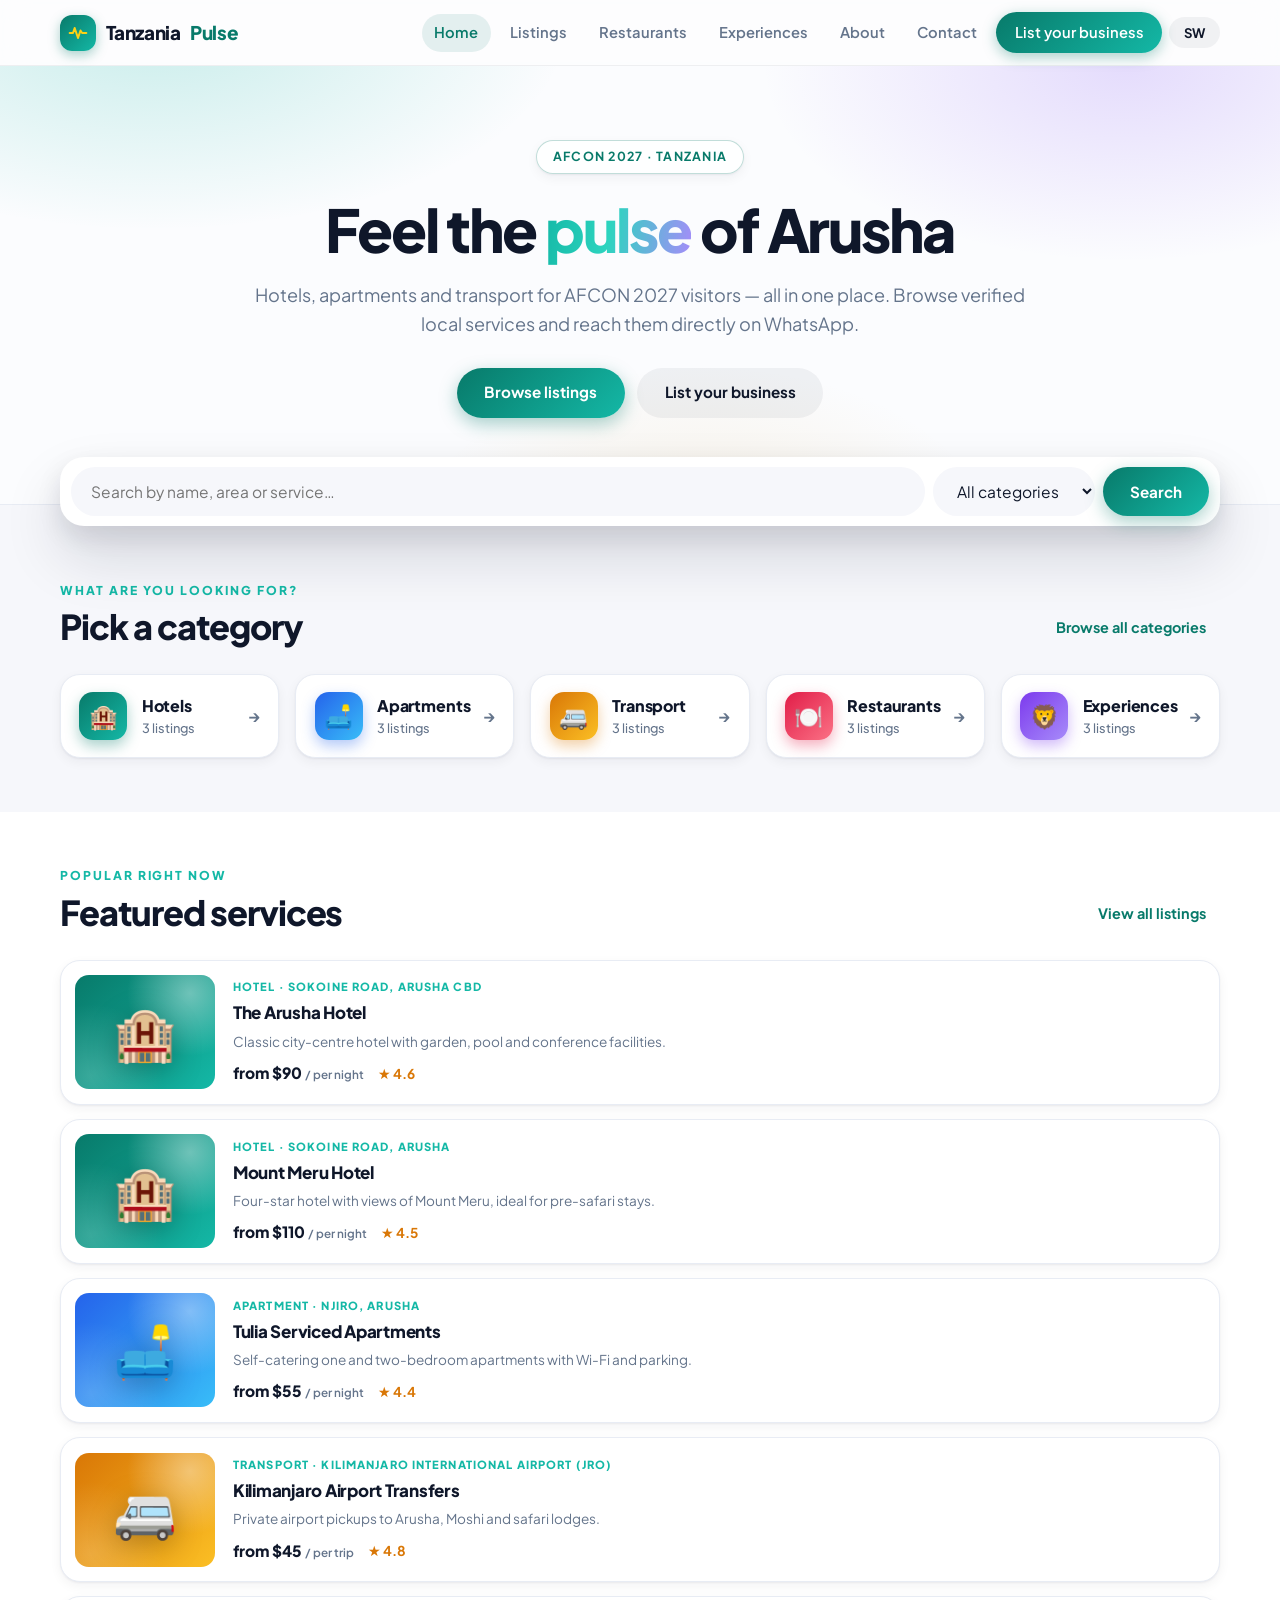
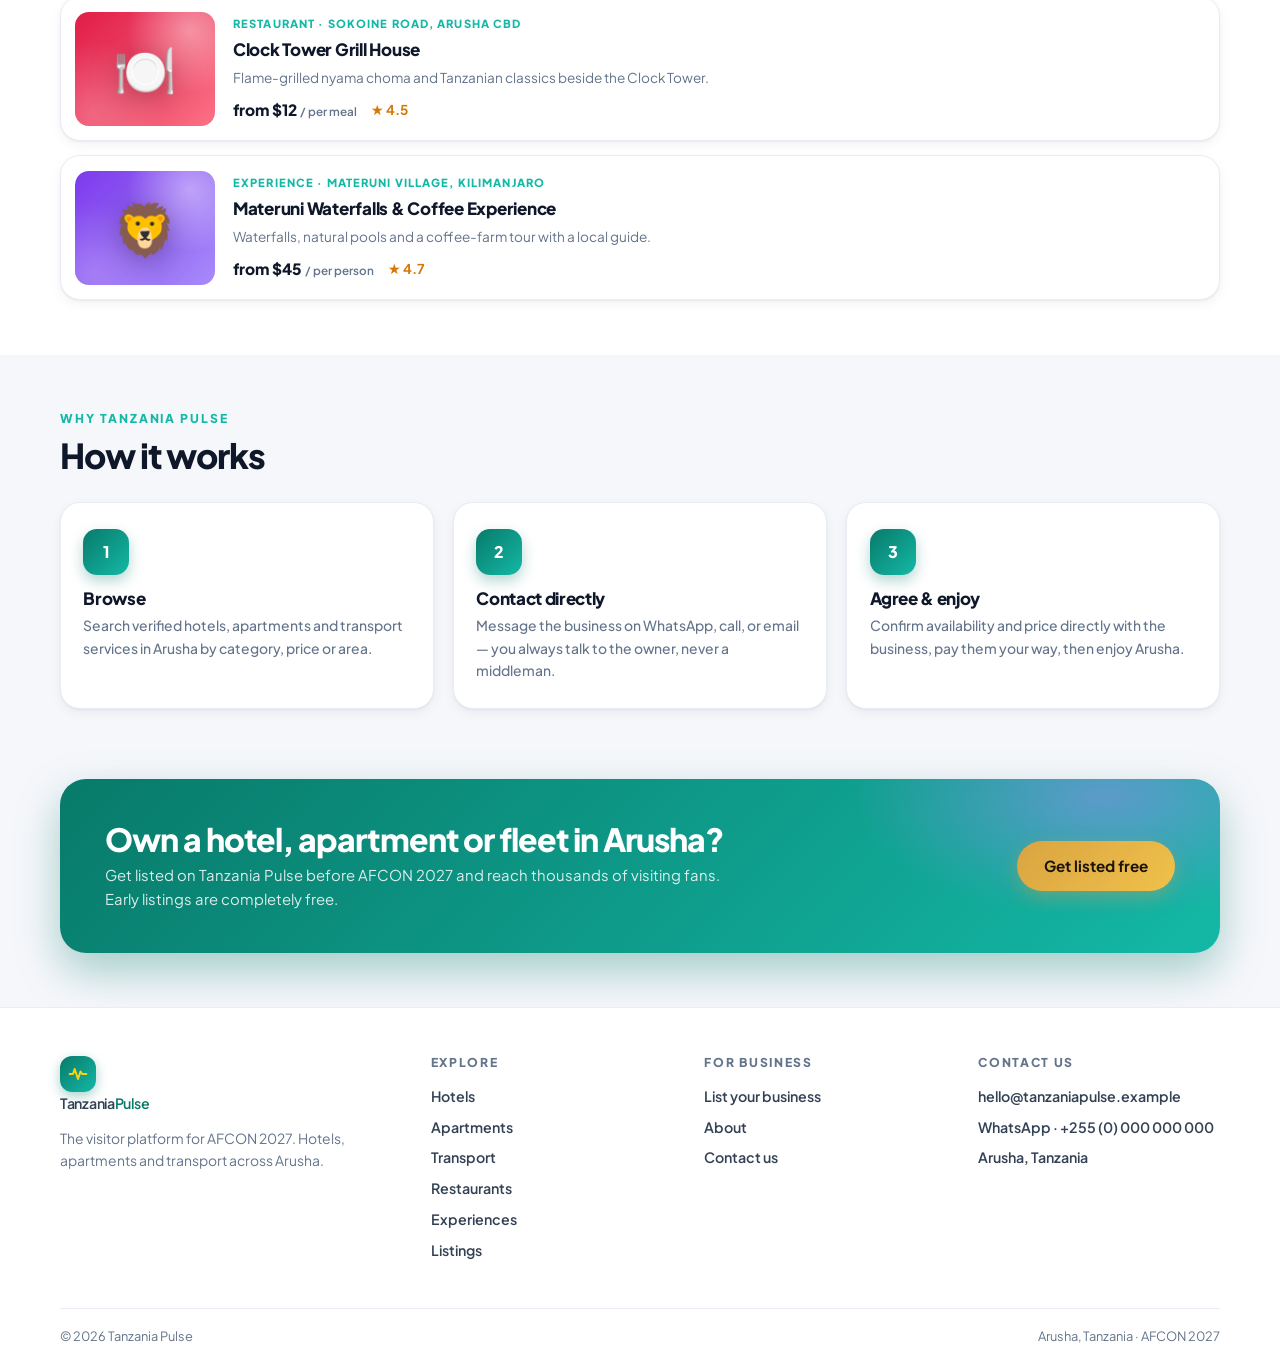
<file: index.html>
<!DOCTYPE html>
<html lang="en">
<head>
  <meta charset="UTF-8" />
  <meta name="viewport" content="width=device-width, initial-scale=1.0" />
  <title>Tanzania Pulse — Book Hotels, Apartments & Transport for AFCON 2027</title>
  <meta name="description" content="Tanzania Pulse connects AFCON 2027 visitors with verified hotels, apartments, transport, restaurants and experiences in Arusha. Enquire and book directly on WhatsApp." />
  <meta name="theme-color" content="#087A6A" />
  <link rel="preconnect" href="https://fonts.googleapis.com" />
  <link rel="preconnect" href="https://fonts.gstatic.com" crossorigin />
  <link href="https://fonts.googleapis.com/css2?family=Plus+Jakarta+Sans:wght@400;500;600;700;800&display=swap" rel="stylesheet" />
  <link rel="stylesheet" href="css/styles.css" />
</head>
<body>
  <header class="site-header">
    <div class="container header-inner">
      <a href="index.html" class="logo">
        <span class="logo-mark">
          <svg viewBox="0 0 24 24" aria-hidden="true"><path d="M2 12h4l2-6 4 12 3-9 2 3h5" fill="none" stroke="#FCD116" stroke-width="2.4" stroke-linecap="round" stroke-linejoin="round"/></svg>
        </span>
        Tanzania<span class="accent">Pulse</span>
      </a>
      <button class="nav-toggle" id="navToggle" aria-label="Menu" aria-expanded="false"><span></span><span></span><span></span></button>
      <nav class="main-nav" id="mainNav">
        <a href="index.html" class="active" data-i18n="nav_home">Home</a>
        <a href="listings.html" data-i18n="nav_listings">Listings</a>
        <a href="eat.html" data-i18n="cat_restaurant">Restaurants</a>
        <a href="experiences.html" data-i18n="cat_experience">Experiences</a>
        <a href="about.html" data-i18n="nav_about">About</a>
        <a href="contact.html" data-i18n="nav_contact">Contact</a>
        <a href="submit.html" class="nav-cta" data-i18n="nav_submit">List your business</a>
        <button class="lang-toggle" id="langToggle" type="button">SW</button>
      </nav>
    </div>
  </header>

  <main>
    <!-- Hero -->
    <section class="hero">
      <div class="container hero__inner">
        <span class="hero-pill" data-i18n="hero_eyebrow">AFCON 2027 · Tanzania</span>
        <h1 data-i18n="hero_title">Feel the <span class="pop">pulse</span> of Arusha</h1>
        <p class="hero__sub" data-i18n="hero_lead">Hotels, apartments and transport for AFCON 2027 visitors — all in one place. Browse verified local services and reach them directly on WhatsApp.</p>
        <div class="hero__ctas">
          <a class="btn btn-green" href="listings.html" data-i18n="hero_cta1">Browse listings</a>
          <a class="btn btn-ghost" href="submit.html" data-i18n="nav_submit">List your business</a>
        </div>
      </div>
    </section>

    <!-- Floating search -->
    <div class="container search-wrap">
      <form class="search-card" id="homeSearch">
        <input type="text" name="q" id="homeSearchInput" data-i18n-placeholder="search_ph" placeholder="Search by name, area or service…" autocomplete="off" />
        <select name="cat" id="homeSearchCat" aria-label="Category">
          <option value="all" data-i18n="cat_all">All categories</option>
          <option value="hotel" data-i18n="cat_hotel">Hotels</option>
          <option value="apartment" data-i18n="cat_apartment">Apartments</option>
          <option value="transport" data-i18n="cat_transport">Transport</option>
          <option value="restaurant" data-i18n="cat_restaurant">Restaurants</option>
          <option value="experience" data-i18n="cat_experience">Experiences</option>
        </select>
        <button class="btn btn-green" type="submit" data-i18n="search_btn">Search</button>
      </form>
    </div>

    <!-- Categories -->
    <section class="section" id="categories">
      <div class="container">
        <div class="section__head">
          <div>
            <span class="eyebrow" data-i18n="cat_eyebrow">What are you looking for?</span>
            <h2 class="section__title" data-i18n="cat_title">Pick a category</h2>
          </div>
          <a class="more" href="listings.html" data-i18n="catp_viewall">Browse all categories →</a>
        </div>
        <div class="categories">
          <a class="cat-tile" href="hotels.html">
            <span class="cat-tile__icon cover--hotel">🏨</span>
            <span class="cat-tile__body">
              <span class="cat-tile__name" data-i18n="cat_hotel">Hotels</span>
              <span class="cat-tile__count"><span data-count-for="hotel">0</span> <span data-i18n="list_count">listings</span></span>
            </span>
            <span class="cat-tile__arrow">→</span>
          </a>
          <a class="cat-tile" href="apartments.html">
            <span class="cat-tile__icon cover--apartment">🛋️</span>
            <span class="cat-tile__body">
              <span class="cat-tile__name" data-i18n="cat_apartment">Apartments</span>
              <span class="cat-tile__count"><span data-count-for="apartment">0</span> <span data-i18n="list_count">listings</span></span>
            </span>
            <span class="cat-tile__arrow">→</span>
          </a>
          <a class="cat-tile" href="transport.html">
            <span class="cat-tile__icon cover--transport">🚐</span>
            <span class="cat-tile__body">
              <span class="cat-tile__name" data-i18n="cat_transport">Transport</span>
              <span class="cat-tile__count"><span data-count-for="transport">0</span> <span data-i18n="list_count">listings</span></span>
            </span>
            <span class="cat-tile__arrow">→</span>
          </a>
          <a class="cat-tile" href="eat.html">
            <span class="cat-tile__icon cover--restaurant">🍽️</span>
            <span class="cat-tile__body">
              <span class="cat-tile__name" data-i18n="cat_restaurant">Restaurants</span>
              <span class="cat-tile__count"><span data-count-for="restaurant">0</span> <span data-i18n="list_count">listings</span></span>
            </span>
            <span class="cat-tile__arrow">→</span>
          </a>
          <a class="cat-tile" href="experiences.html">
            <span class="cat-tile__icon cover--experience">🦁</span>
            <span class="cat-tile__body">
              <span class="cat-tile__name" data-i18n="cat_experience">Experiences</span>
              <span class="cat-tile__count"><span data-count-for="experience">0</span> <span data-i18n="list_count">listings</span></span>
            </span>
            <span class="cat-tile__arrow">→</span>
          </a>
        </div>
      </div>
    </section>

    <!-- Featured -->
    <section class="section section--white" id="featured">
      <div class="container">
        <div class="section__head">
          <div>
            <span class="eyebrow" data-i18n="feat_eyebrow">Popular right now</span>
            <h2 class="section__title" data-i18n="feat_title">Featured services</h2>
          </div>
          <a class="more" href="listings.html" data-i18n="feat_viewall">View all listings →</a>
        </div>
        <div class="listings-grid" id="featuredGrid"></div>
      </div>
    </section>

    <!-- How it works -->
    <section class="section" id="how">
      <div class="container">
        <div class="section__head">
          <div>
            <span class="eyebrow" data-i18n="why_eyebrow">Why Tanzania Pulse</span>
            <h2 class="section__title" data-i18n="how_title">How it works</h2>
          </div>
        </div>
        <div class="steps">
          <div class="step-card">
            <span class="num">1</span>
            <h3 data-i18n="how_1_t">Browse</h3>
            <p data-i18n="how_1_d">Search verified hotels, apartments and transport services in Arusha by category, price or area.</p>
          </div>
          <div class="step-card">
            <span class="num">2</span>
            <h3 data-i18n="how_2_t">Contact directly</h3>
            <p data-i18n="how_2_d">Message the business on WhatsApp, call, or email — you always talk to the owner, never a middleman.</p>
          </div>
          <div class="step-card">
            <span class="num">3</span>
            <h3 data-i18n="how_3_t">Agree &amp; enjoy</h3>
            <p data-i18n="how_3_d">Confirm availability and price directly with the business, pay them your way, then enjoy Arusha.</p>
          </div>
        </div>
      </div>
    </section>

    <!-- Owner CTA -->
    <section class="owner-band" id="owners">
      <div class="container">
        <div class="owner-cta">
          <div>
            <h2 data-i18n="owner_title">Own a hotel, apartment or fleet in Arusha?</h2>
            <p data-i18n="owner_desc">Get listed on Tanzania Pulse before AFCON 2027 and reach thousands of visiting fans. Early listings are completely free.</p>
          </div>
          <a class="btn btn-gold" href="submit.html" data-i18n="owner_btn">Get listed free</a>
        </div>
      </div>
    </section>
  </main>

  <footer class="site-footer">
    <div class="container">
      <div class="footer-grid">
        <div>
          <a href="index.html" class="logo">
            <span class="logo-mark">
              <svg viewBox="0 0 24 24" aria-hidden="true"><path d="M2 12h4l2-6 4 12 3-9 2 3h5" fill="none" stroke="#FCD116" stroke-width="2.4" stroke-linecap="round" stroke-linejoin="round"/></svg>
            </span>
            Tanzania<span class="accent">Pulse</span>
          </a>
          <p data-i18n="footer_tag">The visitor platform for AFCON 2027. Hotels, apartments and transport across Arusha.</p>
        </div>
        <div>
          <h4 data-i18n="footer_explore">Explore</h4>
          <a href="hotels.html" data-i18n="cat_hotel">Hotels</a>
          <a href="apartments.html" data-i18n="cat_apartment">Apartments</a>
          <a href="transport.html" data-i18n="cat_transport">Transport</a>
          <a href="eat.html" data-i18n="cat_restaurant">Restaurants</a>
          <a href="experiences.html" data-i18n="cat_experience">Experiences</a>
          <a href="listings.html" data-i18n="nav_listings">Listings</a>
        </div>
        <div>
          <h4 data-i18n="footer_business">For business</h4>
          <a href="submit.html" data-i18n="nav_submit">List your business</a>
          <a href="about.html" data-i18n="nav_about">About</a>
          <a href="contact.html" data-i18n="footer_contact">Contact us</a>
        </div>
        <div>
          <h4 data-i18n="footer_contact">Contact us</h4>
          <a href="mailto:hello@tanzaniapulse.example">hello@tanzaniapulse.example</a>
          <a href="contact.html">WhatsApp · +255 (0) 000 000 000</a>
          <a href="contact.html">Arusha, Tanzania</a>
        </div>
      </div>
      <div class="footer-bottom">
        <span>© 2026 Tanzania Pulse</span>
        <span>Arusha, Tanzania · AFCON 2027</span>
      </div>
    </div>
  </footer>

  <script src="js/listings.js"></script>
  <script src="js/i18n.js"></script>
  <script src="js/main.js"></script>
  <script>
    document.addEventListener("DOMContentLoaded", () => {
      const featured = LISTINGS.filter((l) => l.featured).slice(0, 6);
      renderCards(document.getElementById("featuredGrid"), featured);

      document.querySelectorAll("[data-count-for]").forEach((el) => {
        el.textContent = LISTINGS.filter((l) => l.category === el.dataset.countFor).length;
      });

      document.getElementById("homeSearch").addEventListener("submit", (e) => {
        e.preventDefault();
        const q = encodeURIComponent(document.getElementById("homeSearchInput").value.trim());
        const cat = document.getElementById("homeSearchCat").value;
        location.href = `listings.html?q=${q}&cat=${cat}`;
      });
    });

    document.addEventListener("rerender", () => {
      renderCards(document.getElementById("featuredGrid"), LISTINGS.filter((l) => l.featured).slice(0, 6));
    });
  </script>
</body>
</html>
</file>
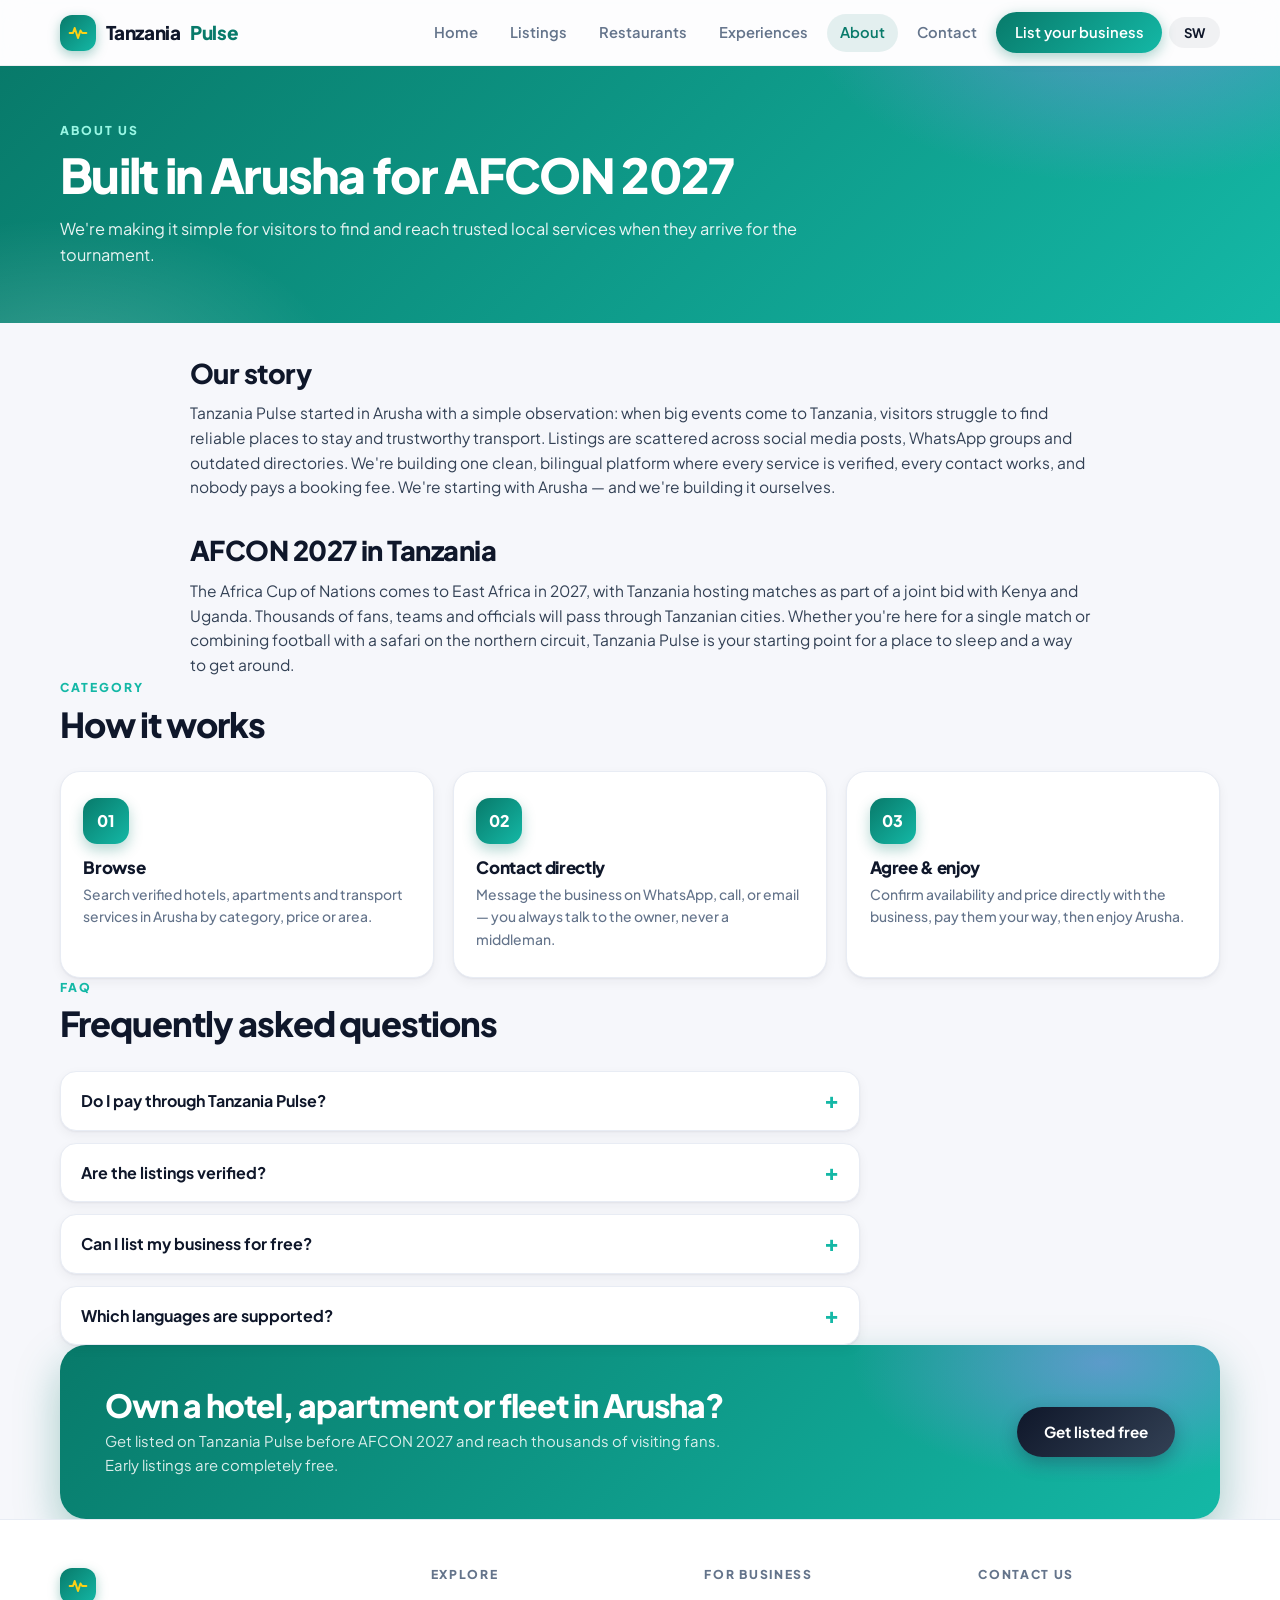
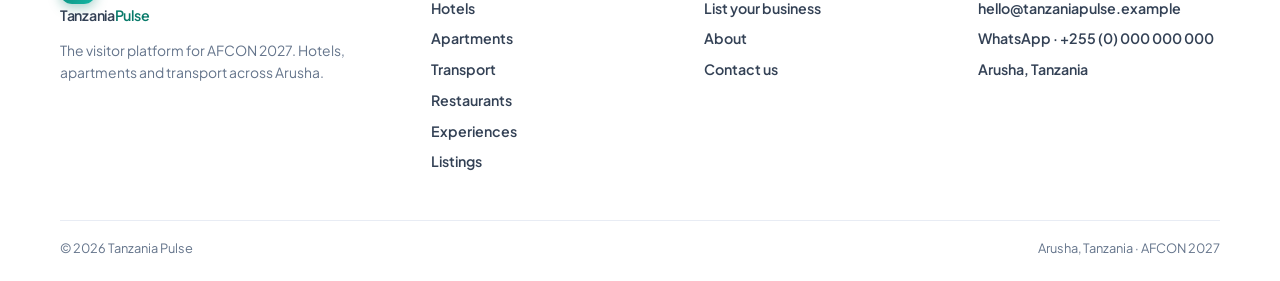
<file: about.html>
<!DOCTYPE html>
<html lang="en">
<head>
  <meta charset="UTF-8" />
  <meta name="viewport" content="width=device-width, initial-scale=1.0" />
  <title>About — Tanzania Pulse</title>
  <meta name="description" content="Tanzania Pulse is an Arusha-built platform connecting AFCON 2027 visitors with verified hotels, apartments and transport. Learn how it works." />
  <link rel="preconnect" href="https://fonts.googleapis.com" />
  <link rel="preconnect" href="https://fonts.gstatic.com" crossorigin />
  <link href="https://fonts.googleapis.com/css2?family=Plus+Jakarta+Sans:wght@400;500;600;700;800&display=swap" rel="stylesheet" />
  <link rel="stylesheet" href="css/styles.css" />
</head>
<body>
  <header class="site-header">
    <div class="container header-inner">
      <a href="index.html" class="logo">
        <span class="logo-mark">
          <svg viewBox="0 0 24 24" aria-hidden="true"><path d="M2 12h4l2-6 4 12 3-9 2 3h5" fill="none" stroke="#FCD116" stroke-width="2.4" stroke-linecap="round" stroke-linejoin="round"/></svg>
        </span>
        Tanzania<span class="accent">Pulse</span>
      </a>
      <button class="nav-toggle" id="navToggle" aria-label="Menu" aria-expanded="false"><span></span><span></span><span></span></button>
      <nav class="main-nav" id="mainNav">
        <a href="index.html" data-i18n="nav_home">Home</a>
        <a href="listings.html" data-i18n="nav_listings">Listings</a>
        <a href="eat.html" data-i18n="cat_restaurant">Restaurants</a>
        <a href="experiences.html" data-i18n="cat_experience">Experiences</a>
        <a href="about.html" class="active" data-i18n="nav_about">About</a>
        <a href="contact.html" data-i18n="nav_contact">Contact</a>
        <a href="submit.html" class="nav-cta" data-i18n="nav_submit">List your business</a>
        <button class="lang-toggle" id="langToggle" type="button">SW</button>
      </nav>
    </div>
  </header>

  <main>
    <section class="page-hero green">
      <div class="container">
        <span class="eyebrow" data-i18n="about_eyebrow">About us</span>
        <h1 data-i18n="about_title">Built in Arusha for AFCON 2027</h1>
        <p data-i18n="about_lead">We're making it simple for visitors to find and reach trusted local services when they arrive for the tournament.</p>
      </div>
    </section>

    <section>
      <div class="container prose">
        <h2 data-i18n="about_story_h">Our story</h2>
        <p data-i18n="about_story_p">Tanzania Pulse started in Arusha with a simple observation…</p>

        <h2 data-i18n="about_afcon_h">AFCON 2027 in Tanzania</h2>
        <p data-i18n="about_afcon_p">The Africa Cup of Nations comes to East Africa…</p>
      </div>
    </section>

    <section style="padding-top:0">
      <div class="container">
        <div class="section-head">
          <div>
            <span class="eyebrow" data-i18n="catp_eyebrow">Category</span>
            <h2 data-i18n="how_title">How it works</h2>
          </div>
        </div>
        <div class="steps">
          <div class="step-card">
            <span class="num">01</span>
            <h3 data-i18n="how_1_t">Browse</h3>
            <p data-i18n="how_1_d">Search verified hotels, apartments and transport services in Arusha by category, price or area.</p>
          </div>
          <div class="step-card">
            <span class="num">02</span>
            <h3 data-i18n="how_2_t">Contact directly</h3>
            <p data-i18n="how_2_d">Message the business on WhatsApp, call, or email — you always talk to the owner, never a middleman.</p>
          </div>
          <div class="step-card">
            <span class="num">03</span>
            <h3 data-i18n="how_3_t">Agree & enjoy</h3>
            <p data-i18n="how_3_d">Confirm availability and price directly with the business, pay them your way, then enjoy Arusha.</p>
          </div>
        </div>
      </div>
    </section>

    <section style="padding-top:0">
      <div class="container">
        <div class="section-head">
          <div>
            <span class="eyebrow">FAQ</span>
            <h2 data-i18n="faq_title">Frequently asked questions</h2>
          </div>
        </div>
        <div class="faq">
          <details>
            <summary data-i18n="faq_1_q">Do I pay through Tanzania Pulse?</summary>
            <p data-i18n="faq_1_a">No. Tanzania Pulse is a directory…</p>
          </details>
          <details>
            <summary data-i18n="faq_2_q">Are the listings verified?</summary>
            <p data-i18n="faq_2_a">Yes. We check the location…</p>
          </details>
          <details>
            <summary data-i18n="faq_3_q">Can I list my business for free?</summary>
            <p data-i18n="faq_3_a">Yes. Listings are completely free…</p>
          </details>
          <details>
            <summary data-i18n="faq_4_q">Which languages are supported?</summary>
            <p data-i18n="faq_4_a">The whole platform works in English…</p>
          </details>
        </div>
      </div>
    </section>

    <section id="owners" style="padding-top:0">
      <div class="container">
        <div class="owner-cta">
          <div>
            <h2 data-i18n="owner_title">Own a hotel, apartment or fleet in Arusha?</h2>
            <p data-i18n="owner_desc">Get listed on Tanzania Pulse before AFCON 2027 and reach thousands of visiting fans. Early listings are completely free.</p>
          </div>
          <a class="btn btn-dark" href="submit.html" data-i18n="owner_btn">Get listed free</a>
        </div>
      </div>
    </section>
  </main>

  <footer class="site-footer">
    <div class="container">
      <div class="footer-grid">
        <div>
          <a href="index.html" class="logo">
            <span class="logo-mark">
              <svg viewBox="0 0 24 24" aria-hidden="true"><path d="M2 12h4l2-6 4 12 3-9 2 3h5" fill="none" stroke="#FCD116" stroke-width="2.4" stroke-linecap="round" stroke-linejoin="round"/></svg>
            </span>
            Tanzania<span class="accent">Pulse</span>
          </a>
          <p data-i18n="footer_tag">The visitor platform for AFCON 2027. Hotels, apartments and transport across Arusha.</p>
        </div>
        <div>
          <h4 data-i18n="footer_explore">Explore</h4>
          <a href="hotels.html" data-i18n="cat_hotel">Hotels</a>
          <a href="apartments.html" data-i18n="cat_apartment">Apartments</a>
          <a href="transport.html" data-i18n="cat_transport">Transport</a>
          <a href="eat.html" data-i18n="cat_restaurant">Restaurants</a>
          <a href="experiences.html" data-i18n="cat_experience">Experiences</a>
          <a href="listings.html" data-i18n="nav_listings">Listings</a>
        </div>
        <div>
          <h4 data-i18n="footer_business">For business</h4>
          <a href="submit.html" data-i18n="nav_submit">List your business</a>
          <a href="about.html" data-i18n="nav_about">About</a>
          <a href="contact.html" data-i18n="footer_contact">Contact us</a>
        </div>
        <div>
          <h4 data-i18n="footer_contact">Contact us</h4>
          <a href="mailto:hello@tanzaniapulse.example">hello@tanzaniapulse.example</a>
          <a href="contact.html">WhatsApp · +255 (0) 000 000 000</a>
          <a href="contact.html">Arusha, Tanzania</a>
        </div>
      </div>
      <div class="footer-bottom">
        <span>© 2026 Tanzania Pulse</span>
        <span>Arusha, Tanzania · AFCON 2027</span>
      </div>
    </div>
  </footer>

  <script src="js/listings.js"></script>
  <script src="js/i18n.js"></script>
  <script src="js/main.js"></script>
</body>
</html>
</file>
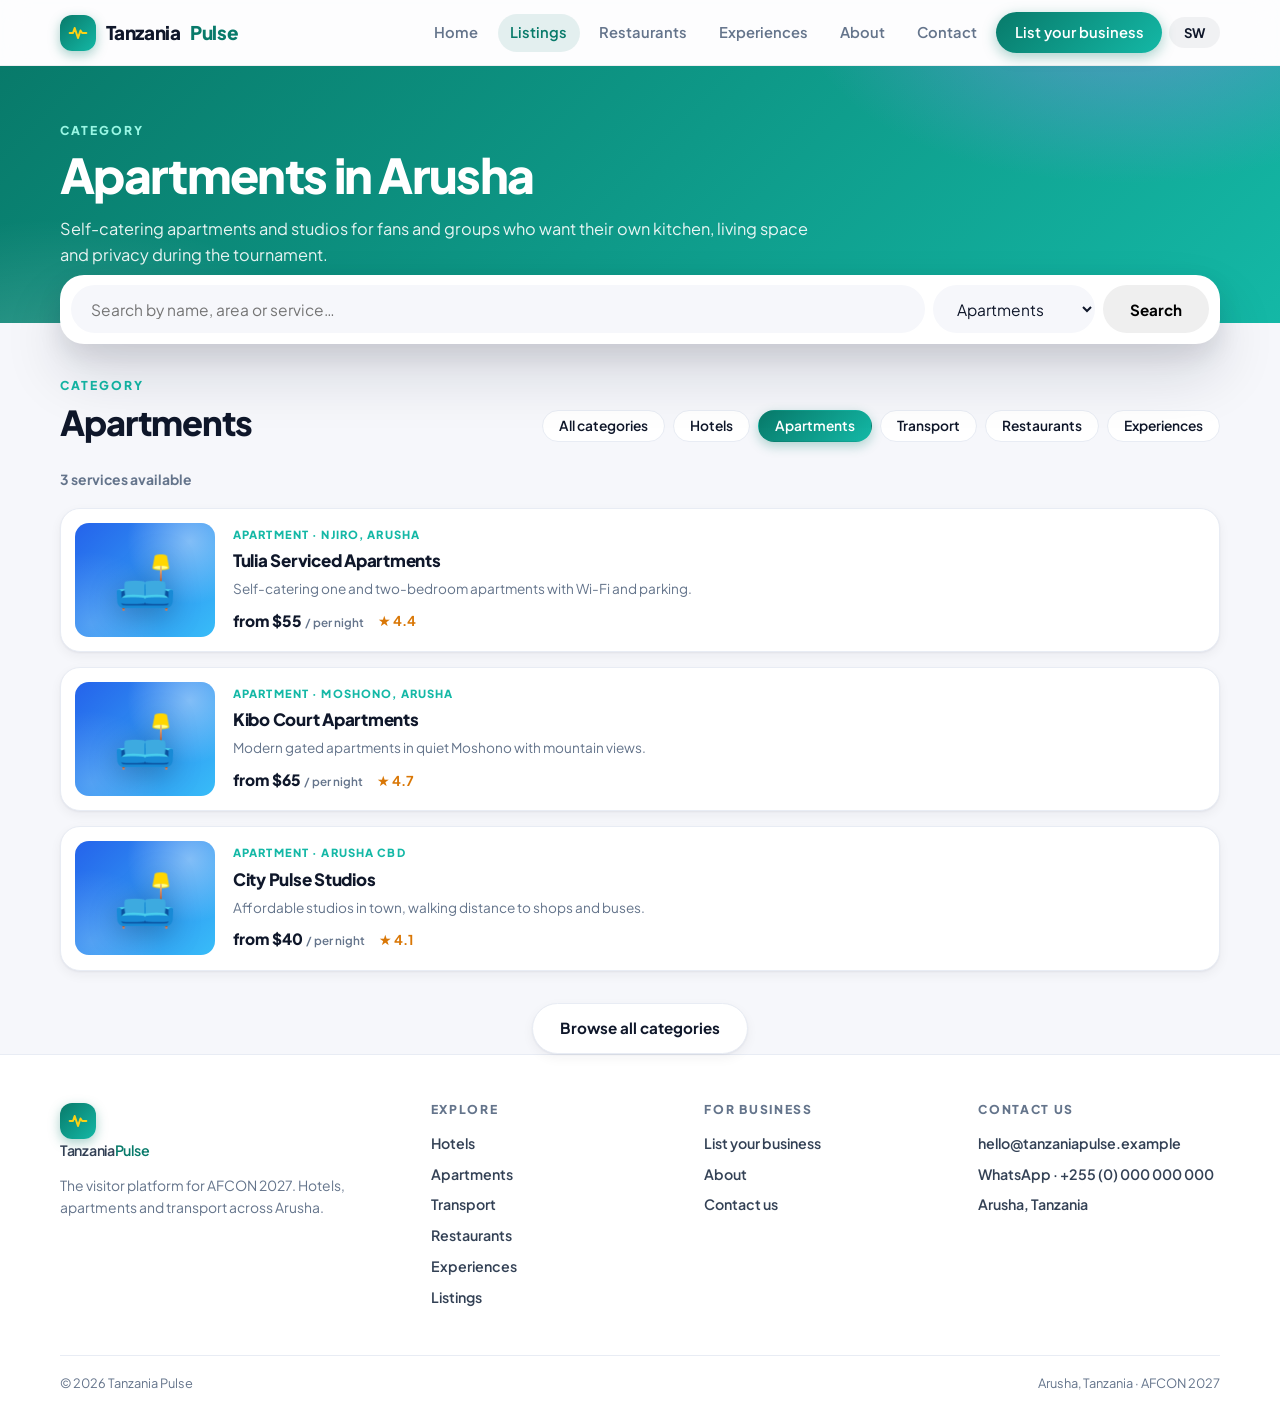
<file: apartments.html>
<!DOCTYPE html>
<html lang="en">
<head>
  <meta charset="UTF-8" />
  <meta name="viewport" content="width=device-width, initial-scale=1.0" />
  <title>Apartments in Arusha — Tanzania Pulse</title>
  <meta name="description" content="Self-catering apartments and studios in Arusha for AFCON 2027 fans and groups — verified, with direct enquiry." />
  <link rel="preconnect" href="https://fonts.googleapis.com" />
  <link rel="preconnect" href="https://fonts.gstatic.com" crossorigin />
  <link href="https://fonts.googleapis.com/css2?family=Plus+Jakarta+Sans:wght@400;500;600;700;800&display=swap" rel="stylesheet" />
  <link rel="stylesheet" href="css/styles.css" />
</head>
<body data-cat="apartment">
  <header class="site-header">
    <div class="container header-inner">
      <a href="index.html" class="logo">
        <span class="logo-mark">
          <svg viewBox="0 0 24 24" aria-hidden="true"><path d="M2 12h4l2-6 4 12 3-9 2 3h5" fill="none" stroke="#FCD116" stroke-width="2.4" stroke-linecap="round" stroke-linejoin="round"/></svg>
        </span>
        Tanzania<span class="accent">Pulse</span>
      </a>
      <button class="nav-toggle" id="navToggle" aria-label="Menu" aria-expanded="false"><span></span><span></span><span></span></button>
      <nav class="main-nav" id="mainNav">
        <a href="index.html" data-i18n="nav_home">Home</a>
        <a href="listings.html" class="active" data-i18n="nav_listings">Listings</a>
        <a href="eat.html" data-i18n="cat_restaurant">Restaurants</a>
        <a href="experiences.html" data-i18n="cat_experience">Experiences</a>
        <a href="about.html" data-i18n="nav_about">About</a>
        <a href="contact.html" data-i18n="nav_contact">Contact</a>
        <a href="submit.html" class="nav-cta" data-i18n="nav_submit">List your business</a>
        <button class="lang-toggle" id="langToggle" type="button">SW</button>
      </nav>
    </div>
  </header>

  <main>
    <section class="page-hero green">
      <div class="container">
        <span class="eyebrow" data-i18n="catp_eyebrow">Category</span>
        <h1 data-i18n="catp_apartment_title">Apartments in Arusha</h1>
        <p data-i18n="catp_apartment_desc">Self-catering apartments and studios for fans and groups who want their own kitchen, living space and privacy during the tournament.</p>
      </div>
    </section>

    <div class="container search-wrap">
      <form class="search-bar" id="searchForm">
        <input type="text" id="searchInput" data-i18n-placeholder="search_ph" placeholder="Search by name, area or service…" autocomplete="off" />
        <select id="searchCat" aria-label="Category">
          <option value="all" data-i18n="cat_all">All categories</option>
          <option value="hotel" data-i18n="cat_hotel">Hotels</option>
          <option value="apartment" data-i18n="cat_apartment">Apartments</option>
          <option value="transport" data-i18n="cat_transport">Transport</option>
          <option value="restaurant" data-i18n="cat_restaurant">Restaurants</option>
          <option value="experience" data-i18n="cat_experience">Experiences</option>
        </select>
        <button class="btn btn-yellow" type="submit" data-i18n="search_btn">Search</button>
      </form>
    </div>

    <section id="listings" style="padding-top:2rem">
      <div class="container">
        <div class="section-head">
          <div>
            <span class="eyebrow" data-i18n="catp_eyebrow">Category</span>
            <h2 data-i18n="cat_apartment">Apartments</h2>
          </div>
          <div class="filter-chips" id="filterChips">
            <button class="chip" data-cat="all" data-i18n="cat_all">All categories</button>
            <button class="chip" data-cat="hotel" data-i18n="cat_hotel">Hotels</button>
            <button class="chip active" data-cat="apartment" data-i18n="cat_apartment">Apartments</button>
            <button class="chip" data-cat="transport" data-i18n="cat_transport">Transport</button>
            <button class="chip" data-cat="restaurant" data-i18n="cat_restaurant">Restaurants</button>
            <button class="chip" data-cat="experience" data-i18n="cat_experience">Experiences</button>
          </div>
        </div>
        <div class="result-count" id="resultCount"></div>
        <div class="listings-grid" id="listingsGrid"></div>
        <div style="margin-top:2rem;text-align:center">
          <a class="btn btn-outline" href="listings.html" data-i18n="catp_viewall">Browse all categories</a>
        </div>
      </div>
    </section>
  </main>

  <footer class="site-footer">
    <div class="container">
      <div class="footer-grid">
        <div>
          <a href="index.html" class="logo">
            <span class="logo-mark">
              <svg viewBox="0 0 24 24" aria-hidden="true"><path d="M2 12h4l2-6 4 12 3-9 2 3h5" fill="none" stroke="#FCD116" stroke-width="2.4" stroke-linecap="round" stroke-linejoin="round"/></svg>
            </span>
            Tanzania<span class="accent">Pulse</span>
          </a>
          <p data-i18n="footer_tag">The visitor platform for AFCON 2027. Hotels, apartments and transport across Arusha.</p>
        </div>
        <div>
          <h4 data-i18n="footer_explore">Explore</h4>
          <a href="hotels.html" data-i18n="cat_hotel">Hotels</a>
          <a href="apartments.html" data-i18n="cat_apartment">Apartments</a>
          <a href="transport.html" data-i18n="cat_transport">Transport</a>
          <a href="eat.html" data-i18n="cat_restaurant">Restaurants</a>
          <a href="experiences.html" data-i18n="cat_experience">Experiences</a>
          <a href="listings.html" data-i18n="nav_listings">Listings</a>
        </div>
        <div>
          <h4 data-i18n="footer_business">For business</h4>
          <a href="submit.html" data-i18n="nav_submit">List your business</a>
          <a href="about.html" data-i18n="nav_about">About</a>
          <a href="contact.html" data-i18n="footer_contact">Contact us</a>
        </div>
        <div>
          <h4 data-i18n="footer_contact">Contact us</h4>
          <a href="mailto:hello@tanzaniapulse.example">hello@tanzaniapulse.example</a>
          <a href="contact.html">WhatsApp · +255 (0) 000 000 000</a>
          <a href="contact.html">Arusha, Tanzania</a>
        </div>
      </div>
      <div class="footer-bottom">
        <span>© 2026 Tanzania Pulse</span>
        <span>Arusha, Tanzania · AFCON 2027</span>
      </div>
    </div>
  </footer>

  <script src="js/listings.js"></script>
  <script src="js/i18n.js"></script>
  <script src="js/main.js"></script>
  <script src="js/listings-page.js"></script>
</body>
</html>
</file>
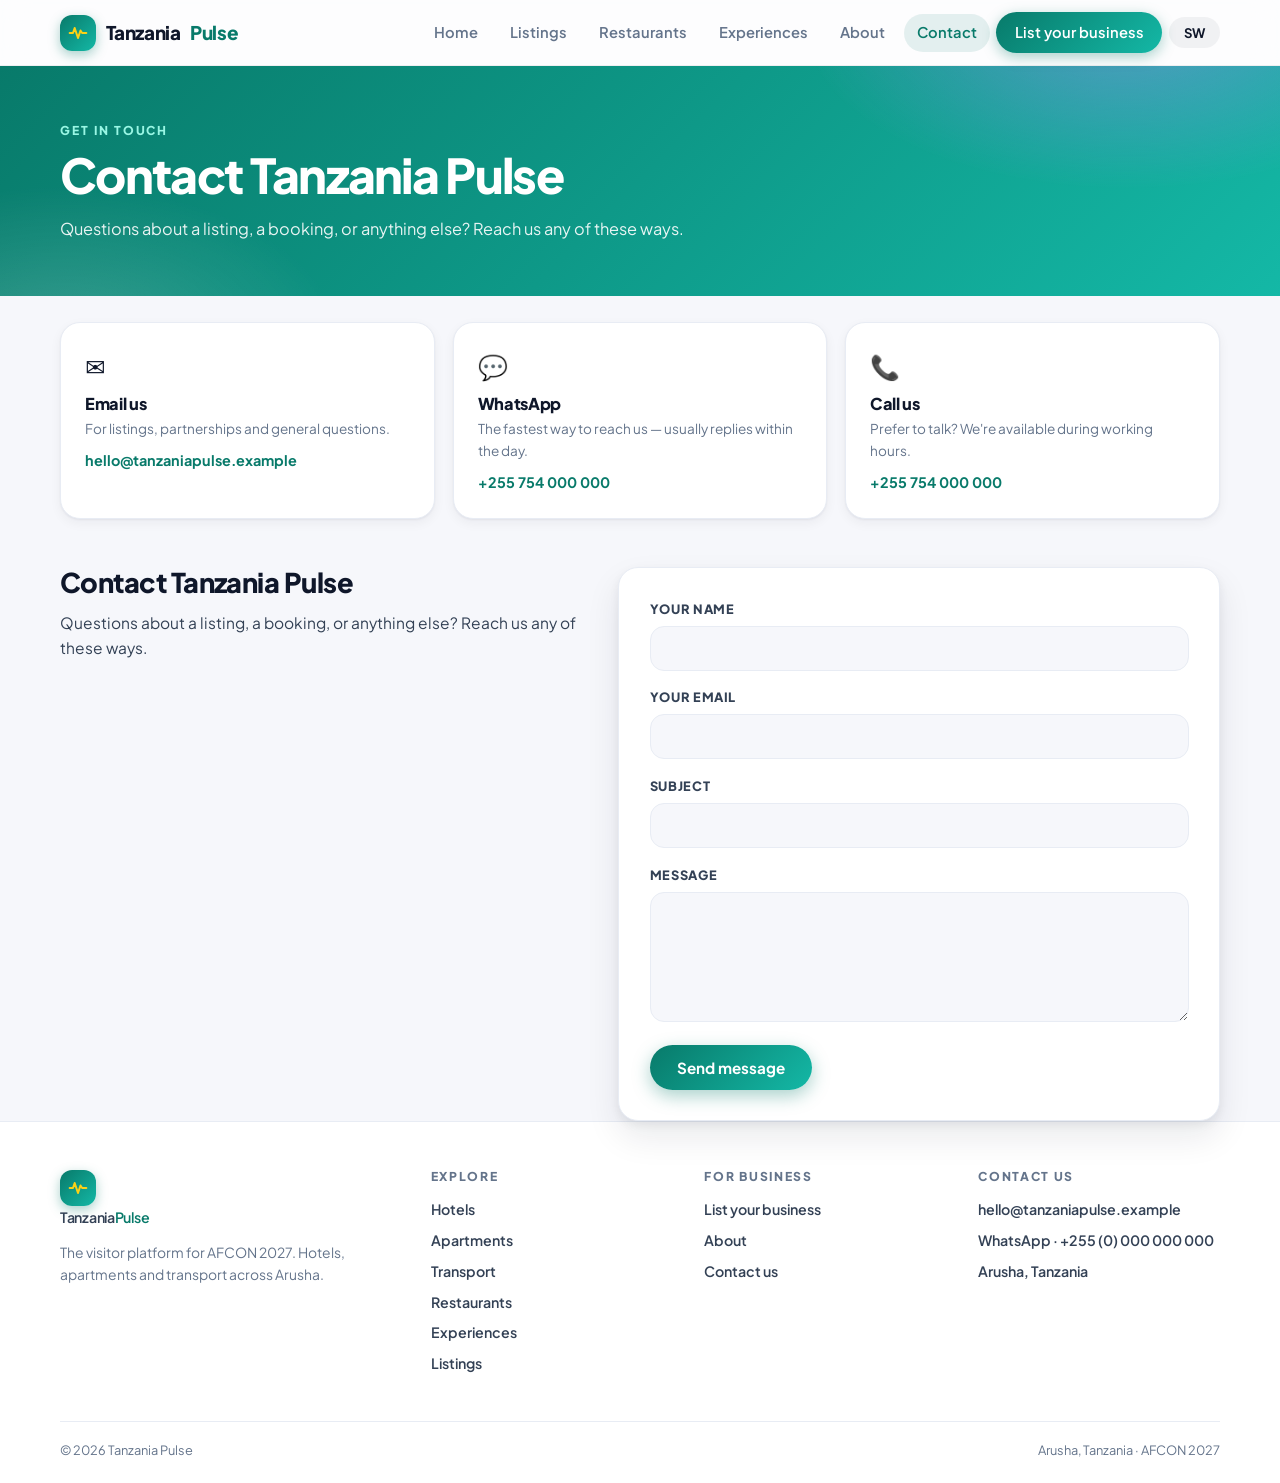
<file: contact.html>
<!DOCTYPE html>
<html lang="en">
<head>
  <meta charset="UTF-8" />
  <meta name="viewport" content="width=device-width, initial-scale=1.0" />
  <title>Contact — Tanzania Pulse</title>
  <meta name="description" content="Contact Tanzania Pulse — questions about listings, bookings or partnerships in Arusha for AFCON 2027." />
  <link rel="preconnect" href="https://fonts.googleapis.com" />
  <link rel="preconnect" href="https://fonts.gstatic.com" crossorigin />
  <link href="https://fonts.googleapis.com/css2?family=Plus+Jakarta+Sans:wght@400;500;600;700;800&display=swap" rel="stylesheet" />
  <link rel="stylesheet" href="css/styles.css" />
</head>
<body>
  <header class="site-header">
    <div class="container header-inner">
      <a href="index.html" class="logo">
        <span class="logo-mark">
          <svg viewBox="0 0 24 24" aria-hidden="true"><path d="M2 12h4l2-6 4 12 3-9 2 3h5" fill="none" stroke="#FCD116" stroke-width="2.4" stroke-linecap="round" stroke-linejoin="round"/></svg>
        </span>
        Tanzania<span class="accent">Pulse</span>
      </a>
      <button class="nav-toggle" id="navToggle" aria-label="Menu" aria-expanded="false"><span></span><span></span><span></span></button>
      <nav class="main-nav" id="mainNav">
        <a href="index.html" data-i18n="nav_home">Home</a>
        <a href="listings.html" data-i18n="nav_listings">Listings</a>
        <a href="eat.html" data-i18n="cat_restaurant">Restaurants</a>
        <a href="experiences.html" data-i18n="cat_experience">Experiences</a>
        <a href="about.html" data-i18n="nav_about">About</a>
        <a href="contact.html" class="active" data-i18n="nav_contact">Contact</a>
        <a href="submit.html" class="nav-cta" data-i18n="nav_submit">List your business</a>
        <button class="lang-toggle" id="langToggle" type="button">SW</button>
      </nav>
    </div>
  </header>

  <main>
    <section class="page-hero">
      <div class="container">
        <span class="eyebrow" data-i18n="contact_eyebrow">Get in touch</span>
        <h1 data-i18n="contact_title">Contact Tanzania Pulse</h1>
        <p data-i18n="contact_lead">Questions about a listing, a booking, or anything else? Reach us any of these ways.</p>
      </div>
    </section>

    <section>
      <div class="container">
        <div class="contact-grid">
          <div class="contact-card">
            <span class="icon">✉️</span>
            <h3 data-i18n="contact_email_h">Email us</h3>
            <p data-i18n="contact_email_d">For listings, partnerships and general questions.</p>
            <a class="value" href="mailto:hello@tanzaniapulse.example">hello@tanzaniapulse.example</a>
          </div>
          <div class="contact-card">
            <span class="icon">💬</span>
            <h3 data-i18n="contact_wa_h">WhatsApp</h3>
            <p data-i18n="contact_wa_d">The fastest way to reach us — usually replies within the day.</p>
            <a class="value" href="https://wa.me/255754000000" target="_blank" rel="noopener">+255 754 000 000</a>
          </div>
          <div class="contact-card">
            <span class="icon">📞</span>
            <h3 data-i18n="contact_call_h">Call us</h3>
            <p data-i18n="contact_call_d">Prefer to talk? We're available during working hours.</p>
            <a class="value" href="tel:+255754000000">+255 754 000 000</a>
          </div>
        </div>

        <div class="two-col" style="margin-top:3rem">
          <div class="prose" style="margin-top:0">
            <h2 style="margin-top:0" data-i18n="contact_title">Contact Tanzania Pulse</h2>
            <p data-i18n="contact_lead">Questions about a listing, a booking, or anything else? Reach us any of these ways.</p>
          </div>

          <form class="form-card" id="contactForm" novalidate>
            <div class="form-row">
              <label for="c_name" data-i18n="form_name">Your name</label>
              <input type="text" id="c_name" name="c_name" required />
            </div>
            <div class="form-row">
              <label for="c_email" data-i18n="form_email">Your email</label>
              <input type="email" id="c_email" name="c_email" required />
            </div>
            <div class="form-row">
              <label for="c_subject" data-i18n="form_subject">Subject</label>
              <input type="text" id="c_subject" name="c_subject" />
            </div>
            <div class="form-row">
              <label for="c_message" data-i18n="form_message">Message</label>
              <textarea id="c_message" name="c_message" required></textarea>
            </div>
            <button class="btn btn-green" type="submit" data-i18n="form_send">Send message</button>
            <div class="form-msg" id="contactMsg" role="status"></div>
          </form>
        </div>
      </div>
    </section>
  </main>

  <footer class="site-footer">
    <div class="container">
      <div class="footer-grid">
        <div>
          <a href="index.html" class="logo">
            <span class="logo-mark">
              <svg viewBox="0 0 24 24" aria-hidden="true"><path d="M2 12h4l2-6 4 12 3-9 2 3h5" fill="none" stroke="#FCD116" stroke-width="2.4" stroke-linecap="round" stroke-linejoin="round"/></svg>
            </span>
            Tanzania<span class="accent">Pulse</span>
          </a>
          <p data-i18n="footer_tag">The visitor platform for AFCON 2027. Hotels, apartments and transport across Arusha.</p>
        </div>
        <div>
          <h4 data-i18n="footer_explore">Explore</h4>
          <a href="hotels.html" data-i18n="cat_hotel">Hotels</a>
          <a href="apartments.html" data-i18n="cat_apartment">Apartments</a>
          <a href="transport.html" data-i18n="cat_transport">Transport</a>
          <a href="eat.html" data-i18n="cat_restaurant">Restaurants</a>
          <a href="experiences.html" data-i18n="cat_experience">Experiences</a>
          <a href="listings.html" data-i18n="nav_listings">Listings</a>
        </div>
        <div>
          <h4 data-i18n="footer_business">For business</h4>
          <a href="submit.html" data-i18n="nav_submit">List your business</a>
          <a href="about.html" data-i18n="nav_about">About</a>
          <a href="contact.html" data-i18n="footer_contact">Contact us</a>
        </div>
        <div>
          <h4 data-i18n="footer_contact">Contact us</h4>
          <a href="mailto:hello@tanzaniapulse.example">hello@tanzaniapulse.example</a>
          <a href="contact.html">WhatsApp · +255 (0) 000 000 000</a>
          <a href="contact.html">Arusha, Tanzania</a>
        </div>
      </div>
      <div class="footer-bottom">
        <span>© 2026 Tanzania Pulse</span>
        <span>Arusha, Tanzania · AFCON 2027</span>
      </div>
    </div>
  </footer>

  <script src="js/listings.js"></script>
  <script src="js/i18n.js"></script>
  <script src="js/main.js"></script>
  <script src="js/forms.js"></script>
</body>
</html>
</file>
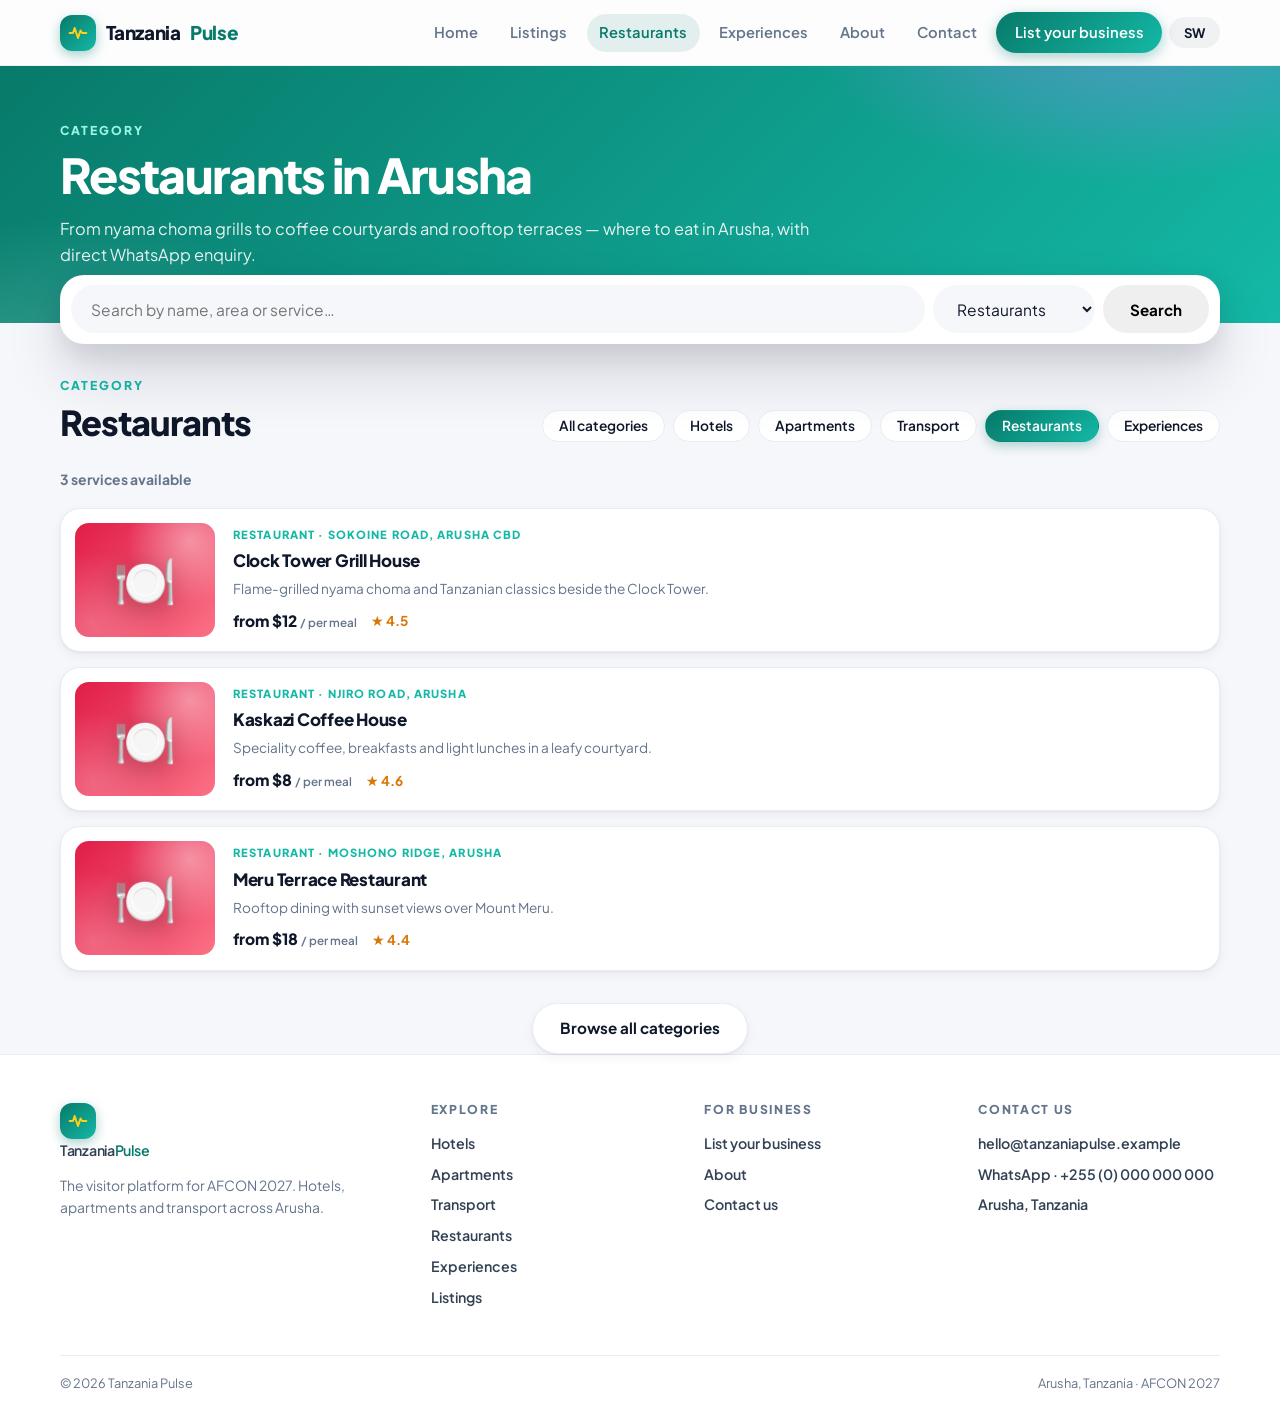
<file: eat.html>
<!DOCTYPE html>
<html lang="en">
<head>
  <meta charset="UTF-8" />
  <meta name="viewport" content="width=device-width, initial-scale=1.0" />
  <title>Restaurants in Arusha — Tanzania Pulse</title>
  <meta name="description" content="Where to eat in Arusha — verified restaurants, grills and cafés for AFCON 2027 visitors, with direct WhatsApp enquiry." />
  <link rel="preconnect" href="https://fonts.googleapis.com" />
  <link rel="preconnect" href="https://fonts.gstatic.com" crossorigin />
  <link href="https://fonts.googleapis.com/css2?family=Plus+Jakarta+Sans:wght@400;500;600;700;800&display=swap" rel="stylesheet" />
  <link rel="stylesheet" href="css/styles.css" />
</head>
<body data-cat="restaurant">
  <header class="site-header">
    <div class="container header-inner">
      <a href="index.html" class="logo">
        <span class="logo-mark">
          <svg viewBox="0 0 24 24" aria-hidden="true"><path d="M2 12h4l2-6 4 12 3-9 2 3h5" fill="none" stroke="#FCD116" stroke-width="2.4" stroke-linecap="round" stroke-linejoin="round"/></svg>
        </span>
        Tanzania<span class="accent">Pulse</span>
      </a>
      <button class="nav-toggle" id="navToggle" aria-label="Menu" aria-expanded="false"><span></span><span></span><span></span></button>
      <nav class="main-nav" id="mainNav">
        <a href="index.html" data-i18n="nav_home">Home</a>
        <a href="listings.html" data-i18n="nav_listings">Listings</a>
        <a href="eat.html" class="active" data-i18n="cat_restaurant">Restaurants</a>
        <a href="experiences.html" data-i18n="cat_experience">Experiences</a>
        <a href="about.html" data-i18n="nav_about">About</a>
        <a href="contact.html" data-i18n="nav_contact">Contact</a>
        <a href="submit.html" class="nav-cta" data-i18n="nav_submit">List your business</a>
        <button class="lang-toggle" id="langToggle" type="button">SW</button>
      </nav>
    </div>
  </header>

  <main>
    <section class="page-hero green">
      <div class="container">
        <span class="eyebrow" data-i18n="catp_eyebrow">Category</span>
        <h1 data-i18n="catp_restaurant_title">Restaurants in Arusha</h1>
        <p data-i18n="catp_restaurant_desc">From nyama choma grills to coffee courtyards and rooftop terraces — where to eat in Arusha, with direct WhatsApp enquiry.</p>
      </div>
    </section>

    <div class="container search-wrap">
      <form class="search-bar" id="searchForm">
        <input type="text" id="searchInput" data-i18n-placeholder="search_ph" placeholder="Search by name, area or service…" autocomplete="off" />
        <select id="searchCat" aria-label="Category">
          <option value="all" data-i18n="cat_all">All categories</option>
          <option value="hotel" data-i18n="cat_hotel">Hotels</option>
          <option value="apartment" data-i18n="cat_apartment">Apartments</option>
          <option value="transport" data-i18n="cat_transport">Transport</option>
          <option value="restaurant" data-i18n="cat_restaurant">Restaurants</option>
          <option value="experience" data-i18n="cat_experience">Experiences</option>
        </select>
        <button class="btn btn-yellow" type="submit" data-i18n="search_btn">Search</button>
      </form>
    </div>

    <section id="listings" style="padding-top:2rem">
      <div class="container">
        <div class="section-head">
          <div>
            <span class="eyebrow" data-i18n="catp_eyebrow">Category</span>
            <h2 data-i18n="cat_restaurant">Restaurants</h2>
          </div>
          <div class="filter-chips" id="filterChips">
            <button class="chip" data-cat="all" data-i18n="cat_all">All categories</button>
            <button class="chip" data-cat="hotel" data-i18n="cat_hotel">Hotels</button>
            <button class="chip" data-cat="apartment" data-i18n="cat_apartment">Apartments</button>
            <button class="chip" data-cat="transport" data-i18n="cat_transport">Transport</button>
            <button class="chip active" data-cat="restaurant" data-i18n="cat_restaurant">Restaurants</button>
            <button class="chip" data-cat="experience" data-i18n="cat_experience">Experiences</button>
          </div>
        </div>
        <div class="result-count" id="resultCount"></div>
        <div class="listings-grid" id="listingsGrid"></div>
        <div style="margin-top:2rem;text-align:center">
          <a class="btn btn-outline" href="listings.html" data-i18n="catp_viewall">Browse all categories</a>
        </div>
      </div>
    </section>
  </main>

  <footer class="site-footer">
    <div class="container">
      <div class="footer-grid">
        <div>
          <a href="index.html" class="logo">
            <span class="logo-mark">
              <svg viewBox="0 0 24 24" aria-hidden="true"><path d="M2 12h4l2-6 4 12 3-9 2 3h5" fill="none" stroke="#FCD116" stroke-width="2.4" stroke-linecap="round" stroke-linejoin="round"/></svg>
            </span>
            Tanzania<span class="accent">Pulse</span>
          </a>
          <p data-i18n="footer_tag">The visitor platform for AFCON 2027. Hotels, apartments and transport across Arusha.</p>
        </div>
        <div>
          <h4 data-i18n="footer_explore">Explore</h4>
          <a href="hotels.html" data-i18n="cat_hotel">Hotels</a>
          <a href="apartments.html" data-i18n="cat_apartment">Apartments</a>
          <a href="transport.html" data-i18n="cat_transport">Transport</a>
          <a href="eat.html" data-i18n="cat_restaurant">Restaurants</a>
          <a href="experiences.html" data-i18n="cat_experience">Experiences</a>
          <a href="listings.html" data-i18n="nav_listings">Listings</a>
        </div>
        <div>
          <h4 data-i18n="footer_business">For business</h4>
          <a href="submit.html" data-i18n="nav_submit">List your business</a>
          <a href="about.html" data-i18n="nav_about">About</a>
          <a href="contact.html" data-i18n="footer_contact">Contact us</a>
        </div>
        <div>
          <h4 data-i18n="footer_contact">Contact us</h4>
          <a href="mailto:hello@tanzaniapulse.example">hello@tanzaniapulse.example</a>
          <a href="contact.html">WhatsApp · +255 (0) 000 000 000</a>
          <a href="contact.html">Arusha, Tanzania</a>
        </div>
      </div>
      <div class="footer-bottom">
        <span>© 2026 Tanzania Pulse</span>
        <span>Arusha, Tanzania · AFCON 2027</span>
      </div>
    </div>
  </footer>

  <script src="js/listings.js"></script>
  <script src="js/i18n.js"></script>
  <script src="js/main.js"></script>
  <script src="js/listings-page.js"></script>
</body>
</html>
</file>
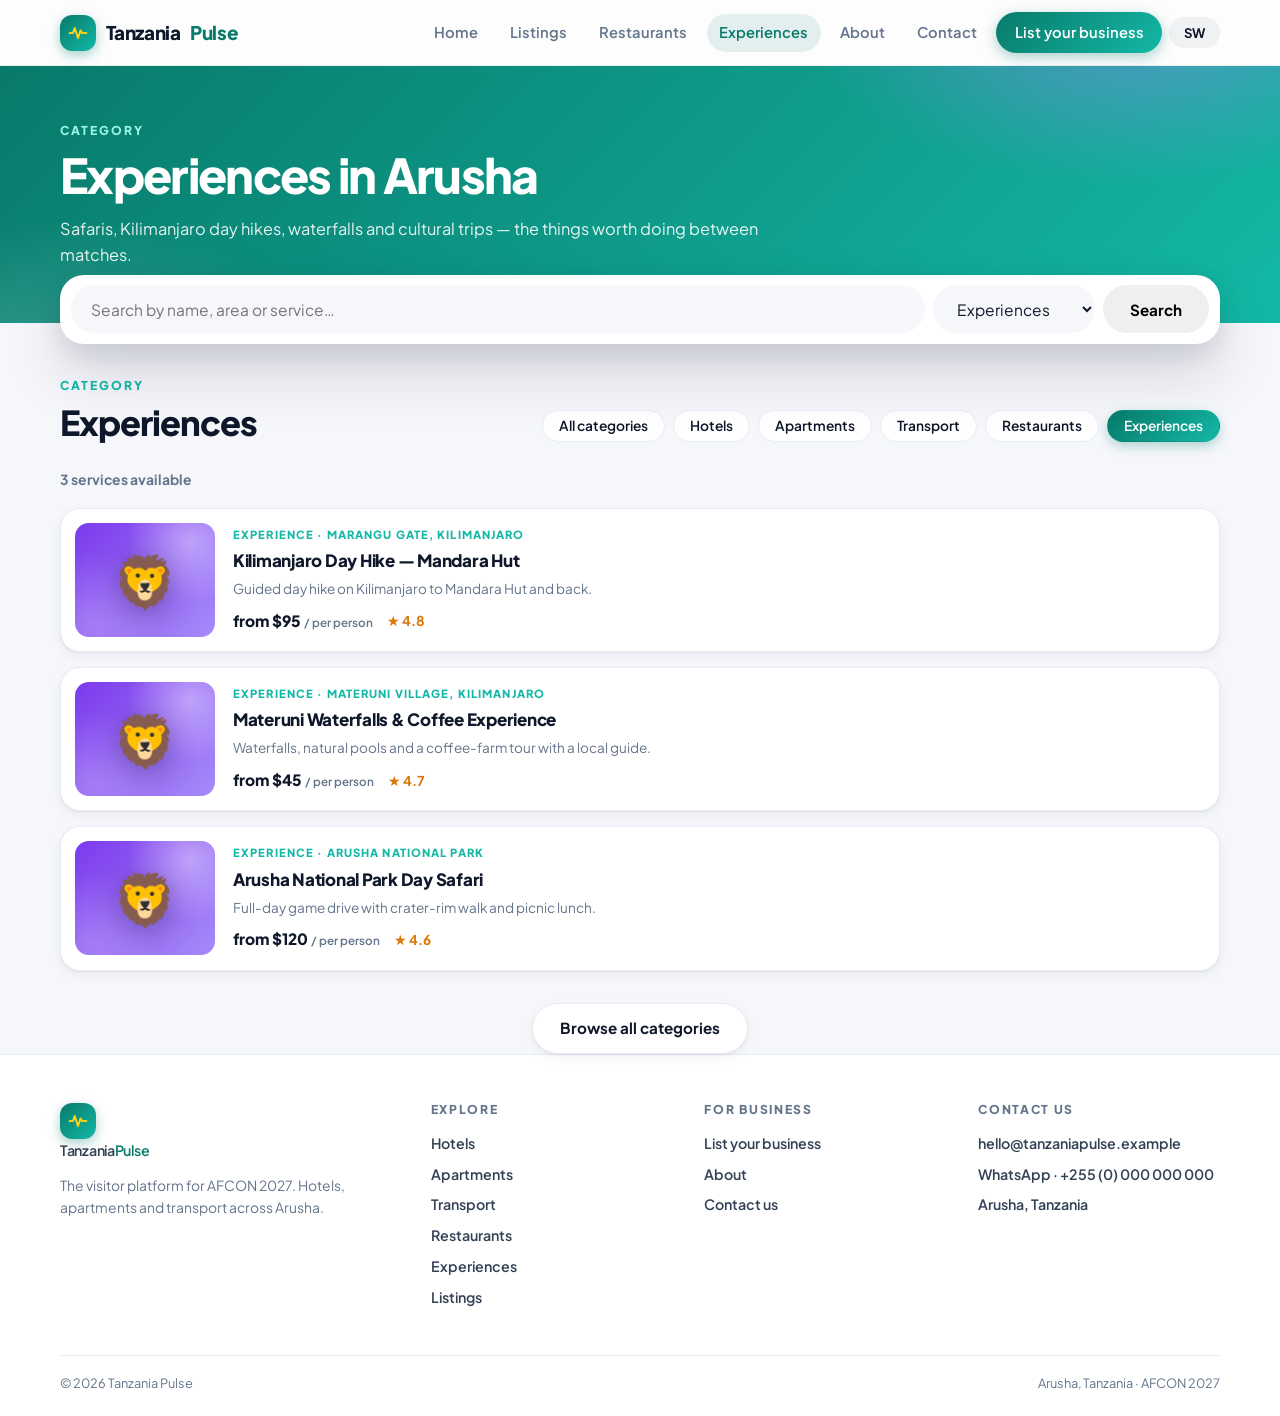
<file: experiences.html>
<!DOCTYPE html>
<html lang="en">
<head>
  <meta charset="UTF-8" />
  <meta name="viewport" content="width=device-width, initial-scale=1.0" />
  <title>Experiences in Arusha — Tanzania Pulse</title>
  <meta name="description" content="Safaris, Kilimanjaro day hikes and cultural experiences from Arusha — verified operators for AFCON 2027 visitors." />
  <link rel="preconnect" href="https://fonts.googleapis.com" />
  <link rel="preconnect" href="https://fonts.gstatic.com" crossorigin />
  <link href="https://fonts.googleapis.com/css2?family=Plus+Jakarta+Sans:wght@400;500;600;700;800&display=swap" rel="stylesheet" />
  <link rel="stylesheet" href="css/styles.css" />
</head>
<body data-cat="experience">
  <header class="site-header">
    <div class="container header-inner">
      <a href="index.html" class="logo">
        <span class="logo-mark">
          <svg viewBox="0 0 24 24" aria-hidden="true"><path d="M2 12h4l2-6 4 12 3-9 2 3h5" fill="none" stroke="#FCD116" stroke-width="2.4" stroke-linecap="round" stroke-linejoin="round"/></svg>
        </span>
        Tanzania<span class="accent">Pulse</span>
      </a>
      <button class="nav-toggle" id="navToggle" aria-label="Menu" aria-expanded="false"><span></span><span></span><span></span></button>
      <nav class="main-nav" id="mainNav">
        <a href="index.html" data-i18n="nav_home">Home</a>
        <a href="listings.html" data-i18n="nav_listings">Listings</a>
        <a href="eat.html" data-i18n="cat_restaurant">Restaurants</a>
        <a href="experiences.html" class="active" data-i18n="cat_experience">Experiences</a>
        <a href="about.html" data-i18n="nav_about">About</a>
        <a href="contact.html" data-i18n="nav_contact">Contact</a>
        <a href="submit.html" class="nav-cta" data-i18n="nav_submit">List your business</a>
        <button class="lang-toggle" id="langToggle" type="button">SW</button>
      </nav>
    </div>
  </header>

  <main>
    <section class="page-hero green">
      <div class="container">
        <span class="eyebrow" data-i18n="catp_eyebrow">Category</span>
        <h1 data-i18n="catp_experience_title">Experiences in Arusha</h1>
        <p data-i18n="catp_experience_desc">Safaris, Kilimanjaro day hikes, waterfalls and cultural trips — the things worth doing between matches.</p>
      </div>
    </section>

    <div class="container search-wrap">
      <form class="search-bar" id="searchForm">
        <input type="text" id="searchInput" data-i18n-placeholder="search_ph" placeholder="Search by name, area or service…" autocomplete="off" />
        <select id="searchCat" aria-label="Category">
          <option value="all" data-i18n="cat_all">All categories</option>
          <option value="hotel" data-i18n="cat_hotel">Hotels</option>
          <option value="apartment" data-i18n="cat_apartment">Apartments</option>
          <option value="transport" data-i18n="cat_transport">Transport</option>
          <option value="restaurant" data-i18n="cat_restaurant">Restaurants</option>
          <option value="experience" data-i18n="cat_experience">Experiences</option>
        </select>
        <button class="btn btn-yellow" type="submit" data-i18n="search_btn">Search</button>
      </form>
    </div>

    <section id="listings" style="padding-top:2rem">
      <div class="container">
        <div class="section-head">
          <div>
            <span class="eyebrow" data-i18n="catp_eyebrow">Category</span>
            <h2 data-i18n="cat_experience">Experiences</h2>
          </div>
          <div class="filter-chips" id="filterChips">
            <button class="chip" data-cat="all" data-i18n="cat_all">All categories</button>
            <button class="chip" data-cat="hotel" data-i18n="cat_hotel">Hotels</button>
            <button class="chip" data-cat="apartment" data-i18n="cat_apartment">Apartments</button>
            <button class="chip" data-cat="transport" data-i18n="cat_transport">Transport</button>
            <button class="chip" data-cat="restaurant" data-i18n="cat_restaurant">Restaurants</button>
            <button class="chip active" data-cat="experience" data-i18n="cat_experience">Experiences</button>
          </div>
        </div>
        <div class="result-count" id="resultCount"></div>
        <div class="listings-grid" id="listingsGrid"></div>
        <div style="margin-top:2rem;text-align:center">
          <a class="btn btn-outline" href="listings.html" data-i18n="catp_viewall">Browse all categories</a>
        </div>
      </div>
    </section>
  </main>

  <footer class="site-footer">
    <div class="container">
      <div class="footer-grid">
        <div>
          <a href="index.html" class="logo">
            <span class="logo-mark">
              <svg viewBox="0 0 24 24" aria-hidden="true"><path d="M2 12h4l2-6 4 12 3-9 2 3h5" fill="none" stroke="#FCD116" stroke-width="2.4" stroke-linecap="round" stroke-linejoin="round"/></svg>
            </span>
            Tanzania<span class="accent">Pulse</span>
          </a>
          <p data-i18n="footer_tag">The visitor platform for AFCON 2027. Hotels, apartments and transport across Arusha.</p>
        </div>
        <div>
          <h4 data-i18n="footer_explore">Explore</h4>
          <a href="hotels.html" data-i18n="cat_hotel">Hotels</a>
          <a href="apartments.html" data-i18n="cat_apartment">Apartments</a>
          <a href="transport.html" data-i18n="cat_transport">Transport</a>
          <a href="eat.html" data-i18n="cat_restaurant">Restaurants</a>
          <a href="experiences.html" data-i18n="cat_experience">Experiences</a>
          <a href="listings.html" data-i18n="nav_listings">Listings</a>
        </div>
        <div>
          <h4 data-i18n="footer_business">For business</h4>
          <a href="submit.html" data-i18n="nav_submit">List your business</a>
          <a href="about.html" data-i18n="nav_about">About</a>
          <a href="contact.html" data-i18n="footer_contact">Contact us</a>
        </div>
        <div>
          <h4 data-i18n="footer_contact">Contact us</h4>
          <a href="mailto:hello@tanzaniapulse.example">hello@tanzaniapulse.example</a>
          <a href="contact.html">WhatsApp · +255 (0) 000 000 000</a>
          <a href="contact.html">Arusha, Tanzania</a>
        </div>
      </div>
      <div class="footer-bottom">
        <span>© 2026 Tanzania Pulse</span>
        <span>Arusha, Tanzania · AFCON 2027</span>
      </div>
    </div>
  </footer>

  <script src="js/listings.js"></script>
  <script src="js/i18n.js"></script>
  <script src="js/main.js"></script>
  <script src="js/listings-page.js"></script>
</body>
</html>
</file>
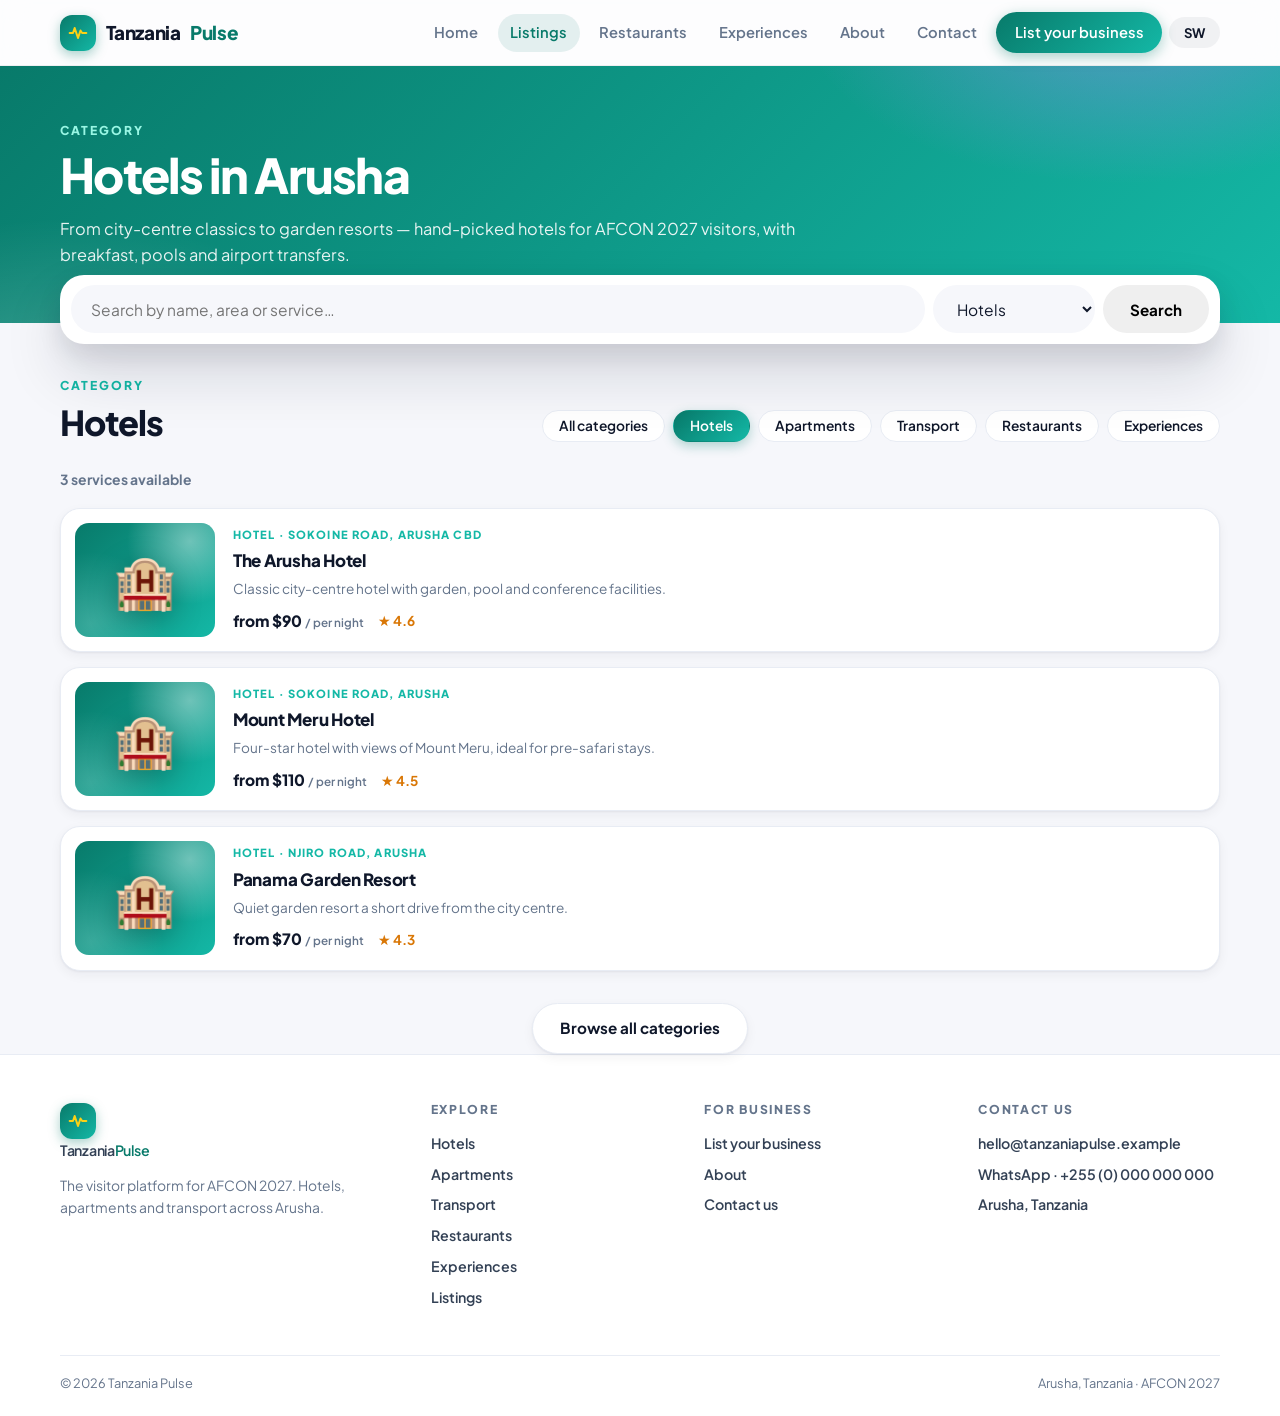
<file: hotels.html>
<!DOCTYPE html>
<html lang="en">
<head>
  <meta charset="UTF-8" />
  <meta name="viewport" content="width=device-width, initial-scale=1.0" />
  <title>Hotels in Arusha — Tanzania Pulse</title>
  <meta name="description" content="Verified hotels in Arusha for AFCON 2027 visitors — city hotels, garden resorts and lodges with direct WhatsApp enquiry." />
  <link rel="preconnect" href="https://fonts.googleapis.com" />
  <link rel="preconnect" href="https://fonts.gstatic.com" crossorigin />
  <link href="https://fonts.googleapis.com/css2?family=Plus+Jakarta+Sans:wght@400;500;600;700;800&display=swap" rel="stylesheet" />
  <link rel="stylesheet" href="css/styles.css" />
</head>
<body data-cat="hotel">
  <header class="site-header">
    <div class="container header-inner">
      <a href="index.html" class="logo">
        <span class="logo-mark">
          <svg viewBox="0 0 24 24" aria-hidden="true"><path d="M2 12h4l2-6 4 12 3-9 2 3h5" fill="none" stroke="#FCD116" stroke-width="2.4" stroke-linecap="round" stroke-linejoin="round"/></svg>
        </span>
        Tanzania<span class="accent">Pulse</span>
      </a>
      <button class="nav-toggle" id="navToggle" aria-label="Menu" aria-expanded="false"><span></span><span></span><span></span></button>
      <nav class="main-nav" id="mainNav">
        <a href="index.html" data-i18n="nav_home">Home</a>
        <a href="listings.html" class="active" data-i18n="nav_listings">Listings</a>
        <a href="eat.html" data-i18n="cat_restaurant">Restaurants</a>
        <a href="experiences.html" data-i18n="cat_experience">Experiences</a>
        <a href="about.html" data-i18n="nav_about">About</a>
        <a href="contact.html" data-i18n="nav_contact">Contact</a>
        <a href="submit.html" class="nav-cta" data-i18n="nav_submit">List your business</a>
        <button class="lang-toggle" id="langToggle" type="button">SW</button>
      </nav>
    </div>
  </header>

  <main>
    <section class="page-hero green">
      <div class="container">
        <span class="eyebrow" data-i18n="catp_eyebrow">Category</span>
        <h1 data-i18n="catp_hotel_title">Hotels in Arusha</h1>
        <p data-i18n="catp_hotel_desc">From city-centre classics to garden resorts — hand-picked hotels for AFCON 2027 visitors, with breakfast, pools and airport transfers.</p>
      </div>
    </section>

    <div class="container search-wrap">
      <form class="search-bar" id="searchForm">
        <input type="text" id="searchInput" data-i18n-placeholder="search_ph" placeholder="Search by name, area or service…" autocomplete="off" />
        <select id="searchCat" aria-label="Category">
          <option value="all" data-i18n="cat_all">All categories</option>
          <option value="hotel" data-i18n="cat_hotel">Hotels</option>
          <option value="apartment" data-i18n="cat_apartment">Apartments</option>
          <option value="transport" data-i18n="cat_transport">Transport</option>
          <option value="restaurant" data-i18n="cat_restaurant">Restaurants</option>
          <option value="experience" data-i18n="cat_experience">Experiences</option>
        </select>
        <button class="btn btn-yellow" type="submit" data-i18n="search_btn">Search</button>
      </form>
    </div>

    <section id="listings" style="padding-top:2rem">
      <div class="container">
        <div class="section-head">
          <div>
            <span class="eyebrow" data-i18n="catp_eyebrow">Category</span>
            <h2 data-i18n="cat_hotel">Hotels</h2>
          </div>
          <div class="filter-chips" id="filterChips">
            <button class="chip" data-cat="all" data-i18n="cat_all">All categories</button>
            <button class="chip active" data-cat="hotel" data-i18n="cat_hotel">Hotels</button>
            <button class="chip" data-cat="apartment" data-i18n="cat_apartment">Apartments</button>
            <button class="chip" data-cat="transport" data-i18n="cat_transport">Transport</button>
            <button class="chip" data-cat="restaurant" data-i18n="cat_restaurant">Restaurants</button>
            <button class="chip" data-cat="experience" data-i18n="cat_experience">Experiences</button>
          </div>
        </div>
        <div class="result-count" id="resultCount"></div>
        <div class="listings-grid" id="listingsGrid"></div>
        <div style="margin-top:2rem;text-align:center">
          <a class="btn btn-outline" href="listings.html" data-i18n="catp_viewall">Browse all categories</a>
        </div>
      </div>
    </section>
  </main>

  <footer class="site-footer">
    <div class="container">
      <div class="footer-grid">
        <div>
          <a href="index.html" class="logo">
            <span class="logo-mark">
              <svg viewBox="0 0 24 24" aria-hidden="true"><path d="M2 12h4l2-6 4 12 3-9 2 3h5" fill="none" stroke="#FCD116" stroke-width="2.4" stroke-linecap="round" stroke-linejoin="round"/></svg>
            </span>
            Tanzania<span class="accent">Pulse</span>
          </a>
          <p data-i18n="footer_tag">The visitor platform for AFCON 2027. Hotels, apartments and transport across Arusha.</p>
        </div>
        <div>
          <h4 data-i18n="footer_explore">Explore</h4>
          <a href="hotels.html" data-i18n="cat_hotel">Hotels</a>
          <a href="apartments.html" data-i18n="cat_apartment">Apartments</a>
          <a href="transport.html" data-i18n="cat_transport">Transport</a>
          <a href="eat.html" data-i18n="cat_restaurant">Restaurants</a>
          <a href="experiences.html" data-i18n="cat_experience">Experiences</a>
          <a href="listings.html" data-i18n="nav_listings">Listings</a>
        </div>
        <div>
          <h4 data-i18n="footer_business">For business</h4>
          <a href="submit.html" data-i18n="nav_submit">List your business</a>
          <a href="about.html" data-i18n="nav_about">About</a>
          <a href="contact.html" data-i18n="footer_contact">Contact us</a>
        </div>
        <div>
          <h4 data-i18n="footer_contact">Contact us</h4>
          <a href="mailto:hello@tanzaniapulse.example">hello@tanzaniapulse.example</a>
          <a href="contact.html">WhatsApp · +255 (0) 000 000 000</a>
          <a href="contact.html">Arusha, Tanzania</a>
        </div>
      </div>
      <div class="footer-bottom">
        <span>© 2026 Tanzania Pulse</span>
        <span>Arusha, Tanzania · AFCON 2027</span>
      </div>
    </div>
  </footer>

  <script src="js/listings.js"></script>
  <script src="js/i18n.js"></script>
  <script src="js/main.js"></script>
  <script src="js/listings-page.js"></script>
</body>
</html>
</file>
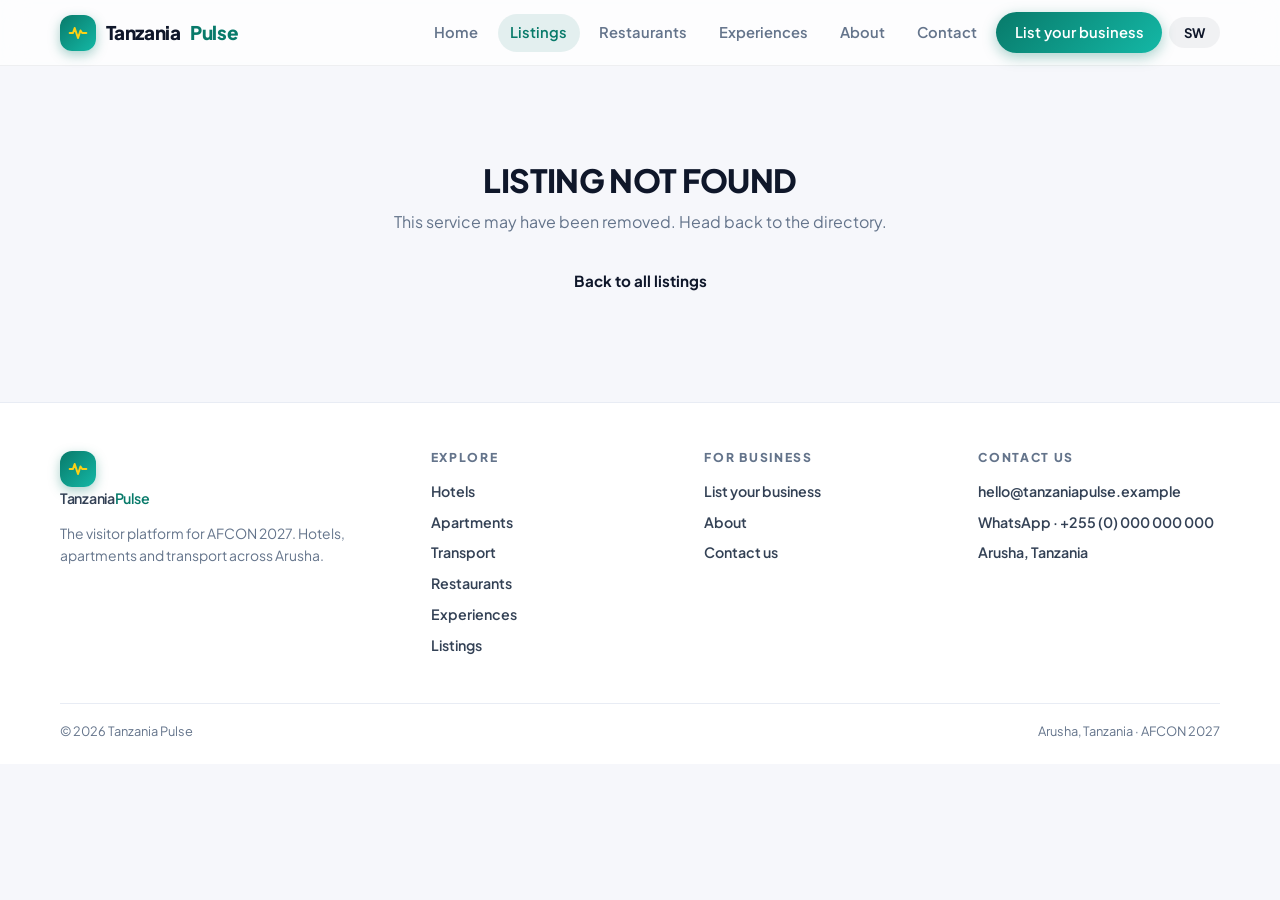
<file: listing.html>
<!DOCTYPE html>
<html lang="en">
<head>
  <meta charset="UTF-8" />
  <meta name="viewport" content="width=device-width, initial-scale=1.0" />
  <title>Listing — Tanzania Pulse</title>
  <meta name="description" content="Service details on Tanzania Pulse — hotels, apartments and transport in Arusha for AFCON 2027." />
  <link rel="preconnect" href="https://fonts.googleapis.com" />
  <link rel="preconnect" href="https://fonts.gstatic.com" crossorigin />
  <link href="https://fonts.googleapis.com/css2?family=Plus+Jakarta+Sans:wght@400;500;600;700;800&display=swap" rel="stylesheet" />
  <link rel="stylesheet" href="css/styles.css" />
</head>
<body>
  <header class="site-header">
    <div class="container header-inner">
      <a href="index.html" class="logo">
        <span class="logo-mark">
          <svg viewBox="0 0 24 24" aria-hidden="true"><path d="M2 12h4l2-6 4 12 3-9 2 3h5" fill="none" stroke="#FCD116" stroke-width="2.4" stroke-linecap="round" stroke-linejoin="round"/></svg>
        </span>
        Tanzania<span class="accent">Pulse</span>
      </a>
      <button class="nav-toggle" id="navToggle" aria-label="Menu" aria-expanded="false"><span></span><span></span><span></span></button>
      <nav class="main-nav" id="mainNav">
        <a href="index.html" data-i18n="nav_home">Home</a>
        <a href="listings.html" class="active" data-i18n="nav_listings">Listings</a>
        <a href="eat.html" data-i18n="cat_restaurant">Restaurants</a>
        <a href="experiences.html" data-i18n="cat_experience">Experiences</a>
        <a href="about.html" data-i18n="nav_about">About</a>
        <a href="contact.html" data-i18n="nav_contact">Contact</a>
        <a href="submit.html" class="nav-cta" data-i18n="nav_submit">List your business</a>
        <button class="lang-toggle" id="langToggle" type="button">SW</button>
      </nav>
    </div>
  </header>

  <div id="detailRoot"></div>

  <footer class="site-footer">
    <div class="container">
      <div class="footer-grid">
        <div>
          <a href="index.html" class="logo">
            <span class="logo-mark">
              <svg viewBox="0 0 24 24" aria-hidden="true"><path d="M2 12h4l2-6 4 12 3-9 2 3h5" fill="none" stroke="#FCD116" stroke-width="2.4" stroke-linecap="round" stroke-linejoin="round"/></svg>
            </span>
            Tanzania<span class="accent">Pulse</span>
          </a>
          <p data-i18n="footer_tag">The visitor platform for AFCON 2027. Hotels, apartments and transport across Arusha.</p>
        </div>
        <div>
          <h4 data-i18n="footer_explore">Explore</h4>
          <a href="hotels.html" data-i18n="cat_hotel">Hotels</a>
          <a href="apartments.html" data-i18n="cat_apartment">Apartments</a>
          <a href="transport.html" data-i18n="cat_transport">Transport</a>
          <a href="eat.html" data-i18n="cat_restaurant">Restaurants</a>
          <a href="experiences.html" data-i18n="cat_experience">Experiences</a>
          <a href="listings.html" data-i18n="nav_listings">Listings</a>
        </div>
        <div>
          <h4 data-i18n="footer_business">For business</h4>
          <a href="submit.html" data-i18n="nav_submit">List your business</a>
          <a href="about.html" data-i18n="nav_about">About</a>
          <a href="contact.html" data-i18n="footer_contact">Contact us</a>
        </div>
        <div>
          <h4 data-i18n="footer_contact">Contact us</h4>
          <a href="mailto:hello@tanzaniapulse.example">hello@tanzaniapulse.example</a>
          <a href="contact.html">WhatsApp · +255 (0) 000 000 000</a>
          <a href="contact.html">Arusha, Tanzania</a>
        </div>
      </div>
      <div class="footer-bottom">
        <span>© 2026 Tanzania Pulse</span>
        <span>Arusha, Tanzania · AFCON 2027</span>
      </div>
    </div>
  </footer>

  <script src="js/listings.js"></script>
  <script src="js/i18n.js"></script>
  <script src="js/main.js"></script>
  <script src="js/listing.js"></script>
</body>
</html>
</file>
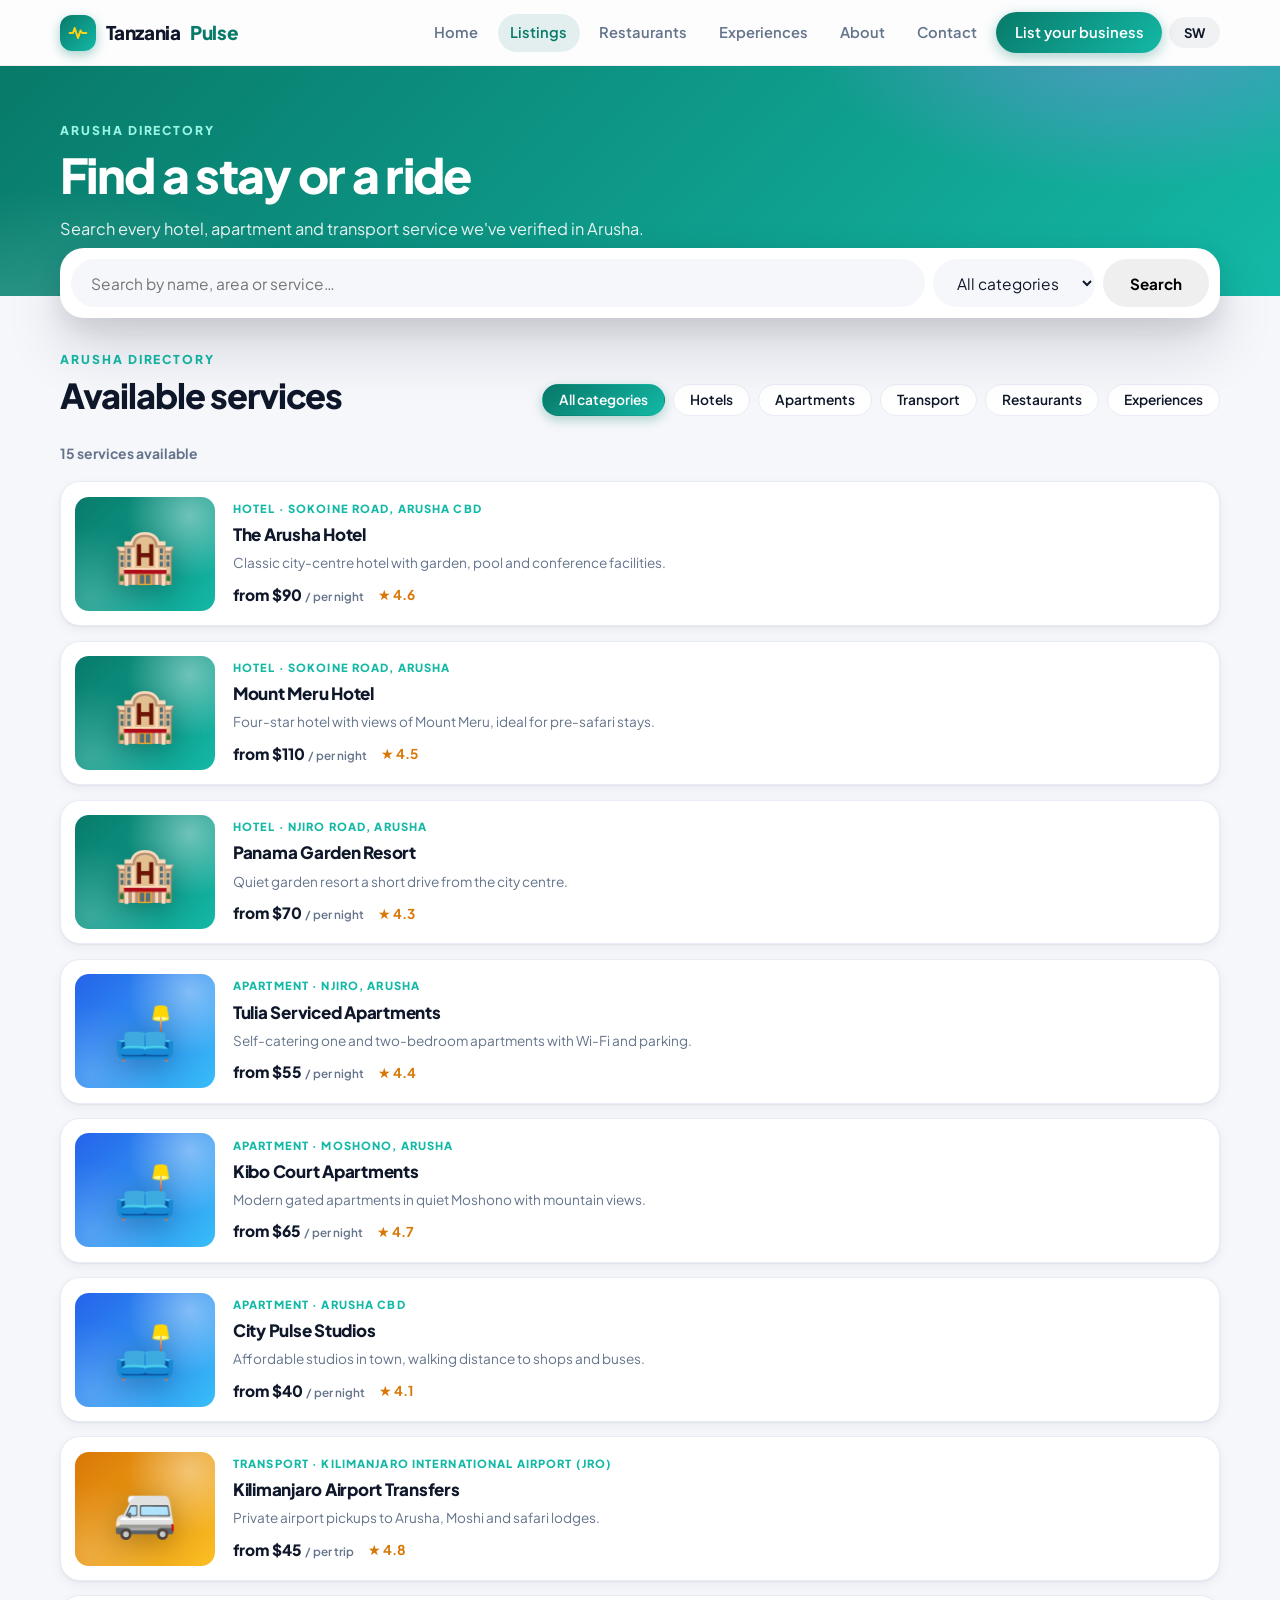
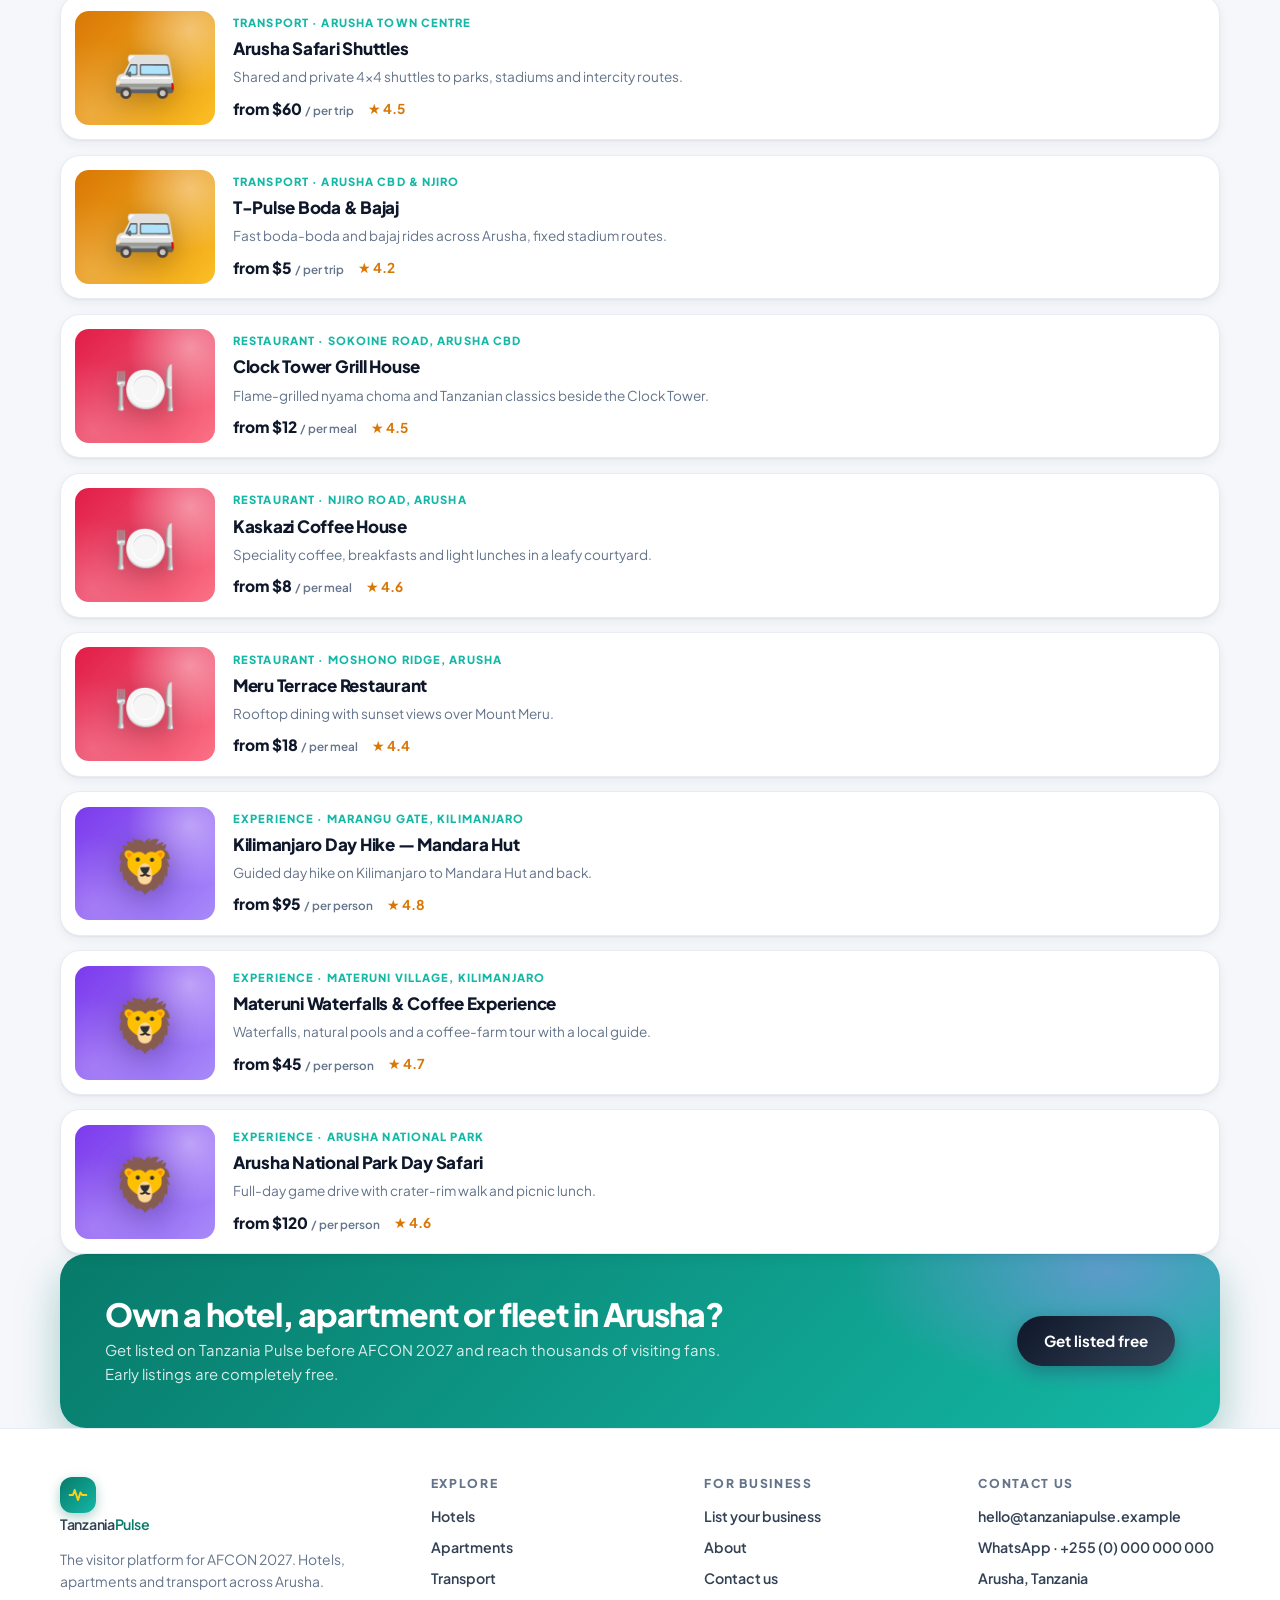
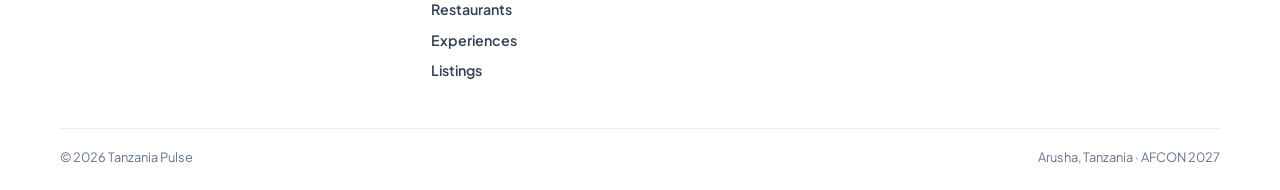
<file: listings.html>
<!DOCTYPE html>
<html lang="en">
<head>
  <meta charset="UTF-8" />
  <meta name="viewport" content="width=device-width, initial-scale=1.0" />
  <title>Listings — Tanzania Pulse</title>
  <meta name="description" content="Search verified hotels, apartments and transport services in Arusha for AFCON 2027." />
  <link rel="preconnect" href="https://fonts.googleapis.com" />
  <link rel="preconnect" href="https://fonts.gstatic.com" crossorigin />
  <link href="https://fonts.googleapis.com/css2?family=Plus+Jakarta+Sans:wght@400;500;600;700;800&display=swap" rel="stylesheet" />
  <link rel="stylesheet" href="css/styles.css" />
</head>
<body>
  <header class="site-header">
    <div class="container header-inner">
      <a href="index.html" class="logo">
        <span class="logo-mark">
          <svg viewBox="0 0 24 24" aria-hidden="true"><path d="M2 12h4l2-6 4 12 3-9 2 3h5" fill="none" stroke="#FCD116" stroke-width="2.4" stroke-linecap="round" stroke-linejoin="round"/></svg>
        </span>
        Tanzania<span class="accent">Pulse</span>
      </a>
      <button class="nav-toggle" id="navToggle" aria-label="Menu" aria-expanded="false"><span></span><span></span><span></span></button>
      <nav class="main-nav" id="mainNav">
        <a href="index.html" data-i18n="nav_home">Home</a>
        <a href="listings.html" class="active" data-i18n="nav_listings">Listings</a>
        <a href="eat.html" data-i18n="cat_restaurant">Restaurants</a>
        <a href="experiences.html" data-i18n="cat_experience">Experiences</a>
        <a href="about.html" data-i18n="nav_about">About</a>
        <a href="contact.html" data-i18n="nav_contact">Contact</a>
        <a href="submit.html" class="nav-cta" data-i18n="nav_submit">List your business</a>
        <button class="lang-toggle" id="langToggle" type="button">SW</button>
      </nav>
    </div>
  </header>

  <main>
    <section class="page-hero green">
      <div class="container">
        <span class="eyebrow" data-i18n="lib_eyebrow">Arusha directory</span>
        <h1 data-i18n="lib_title">Find a stay or a ride</h1>
        <p data-i18n="lib_lead">Search every hotel, apartment and transport service we've verified in Arusha.</p>
      </div>
    </section>

    <div class="container search-wrap">
      <form class="search-bar" id="searchForm">
        <input type="text" id="searchInput" data-i18n-placeholder="search_ph" placeholder="Search by name, area or service…" autocomplete="off" />
        <select id="searchCat" aria-label="Category">
          <option value="all" data-i18n="cat_all">All categories</option>
          <option value="hotel" data-i18n="cat_hotel">Hotels</option>
          <option value="apartment" data-i18n="cat_apartment">Apartments</option>
          <option value="transport" data-i18n="cat_transport">Transport</option>
          <option value="restaurant" data-i18n="cat_restaurant">Restaurants</option>
          <option value="experience" data-i18n="cat_experience">Experiences</option>
        </select>
        <button class="btn btn-yellow" type="submit" data-i18n="search_btn">Search</button>
      </form>
    </div>

    <section id="listings" style="padding-top:2rem">
      <div class="container">
        <div class="section-head">
          <div>
            <span class="eyebrow" data-i18n="list_eyebrow">Arusha directory</span>
            <h2 data-i18n="list_title">Available services</h2>
          </div>
          <div class="filter-chips" id="filterChips">
            <button class="chip active" data-cat="all" data-i18n="cat_all">All categories</button>
            <button class="chip" data-cat="hotel" data-i18n="cat_hotel">Hotels</button>
            <button class="chip" data-cat="apartment" data-i18n="cat_apartment">Apartments</button>
            <button class="chip" data-cat="transport" data-i18n="cat_transport">Transport</button>
            <button class="chip" data-cat="restaurant" data-i18n="cat_restaurant">Restaurants</button>
            <button class="chip" data-cat="experience" data-i18n="cat_experience">Experiences</button>
          </div>
        </div>
        <div class="result-count" id="resultCount"></div>
        <div class="listings-grid" id="listingsGrid"></div>
      </div>
    </section>

    <section id="owners" style="padding-top:0">
      <div class="container">
        <div class="owner-cta">
          <div>
            <h2 data-i18n="owner_title">Own a hotel, apartment or fleet in Arusha?</h2>
            <p data-i18n="owner_desc">Get listed on Tanzania Pulse before AFCON 2027 and reach thousands of visiting fans. Early listings are completely free.</p>
          </div>
          <a class="btn btn-dark" href="submit.html" data-i18n="owner_btn">Get listed free</a>
        </div>
      </div>
    </section>
  </main>

  <footer class="site-footer">
    <div class="container">
      <div class="footer-grid">
        <div>
          <a href="index.html" class="logo">
            <span class="logo-mark">
              <svg viewBox="0 0 24 24" aria-hidden="true"><path d="M2 12h4l2-6 4 12 3-9 2 3h5" fill="none" stroke="#FCD116" stroke-width="2.4" stroke-linecap="round" stroke-linejoin="round"/></svg>
            </span>
            Tanzania<span class="accent">Pulse</span>
          </a>
          <p data-i18n="footer_tag">The visitor platform for AFCON 2027. Hotels, apartments and transport across Arusha.</p>
        </div>
        <div>
          <h4 data-i18n="footer_explore">Explore</h4>
          <a href="hotels.html" data-i18n="cat_hotel">Hotels</a>
          <a href="apartments.html" data-i18n="cat_apartment">Apartments</a>
          <a href="transport.html" data-i18n="cat_transport">Transport</a>
          <a href="eat.html" data-i18n="cat_restaurant">Restaurants</a>
          <a href="experiences.html" data-i18n="cat_experience">Experiences</a>
          <a href="listings.html" data-i18n="nav_listings">Listings</a>
        </div>
        <div>
          <h4 data-i18n="footer_business">For business</h4>
          <a href="submit.html" data-i18n="nav_submit">List your business</a>
          <a href="about.html" data-i18n="nav_about">About</a>
          <a href="contact.html" data-i18n="footer_contact">Contact us</a>
        </div>
        <div>
          <h4 data-i18n="footer_contact">Contact us</h4>
          <a href="mailto:hello@tanzaniapulse.example">hello@tanzaniapulse.example</a>
          <a href="contact.html">WhatsApp · +255 (0) 000 000 000</a>
          <a href="contact.html">Arusha, Tanzania</a>
        </div>
      </div>
      <div class="footer-bottom">
        <span>© 2026 Tanzania Pulse</span>
        <span>Arusha, Tanzania · AFCON 2027</span>
      </div>
    </div>
  </footer>

  <script src="js/listings.js"></script>
  <script src="js/i18n.js"></script>
  <script src="js/main.js"></script>
  <script src="js/listings-page.js"></script>
</body>
</html>
</file>
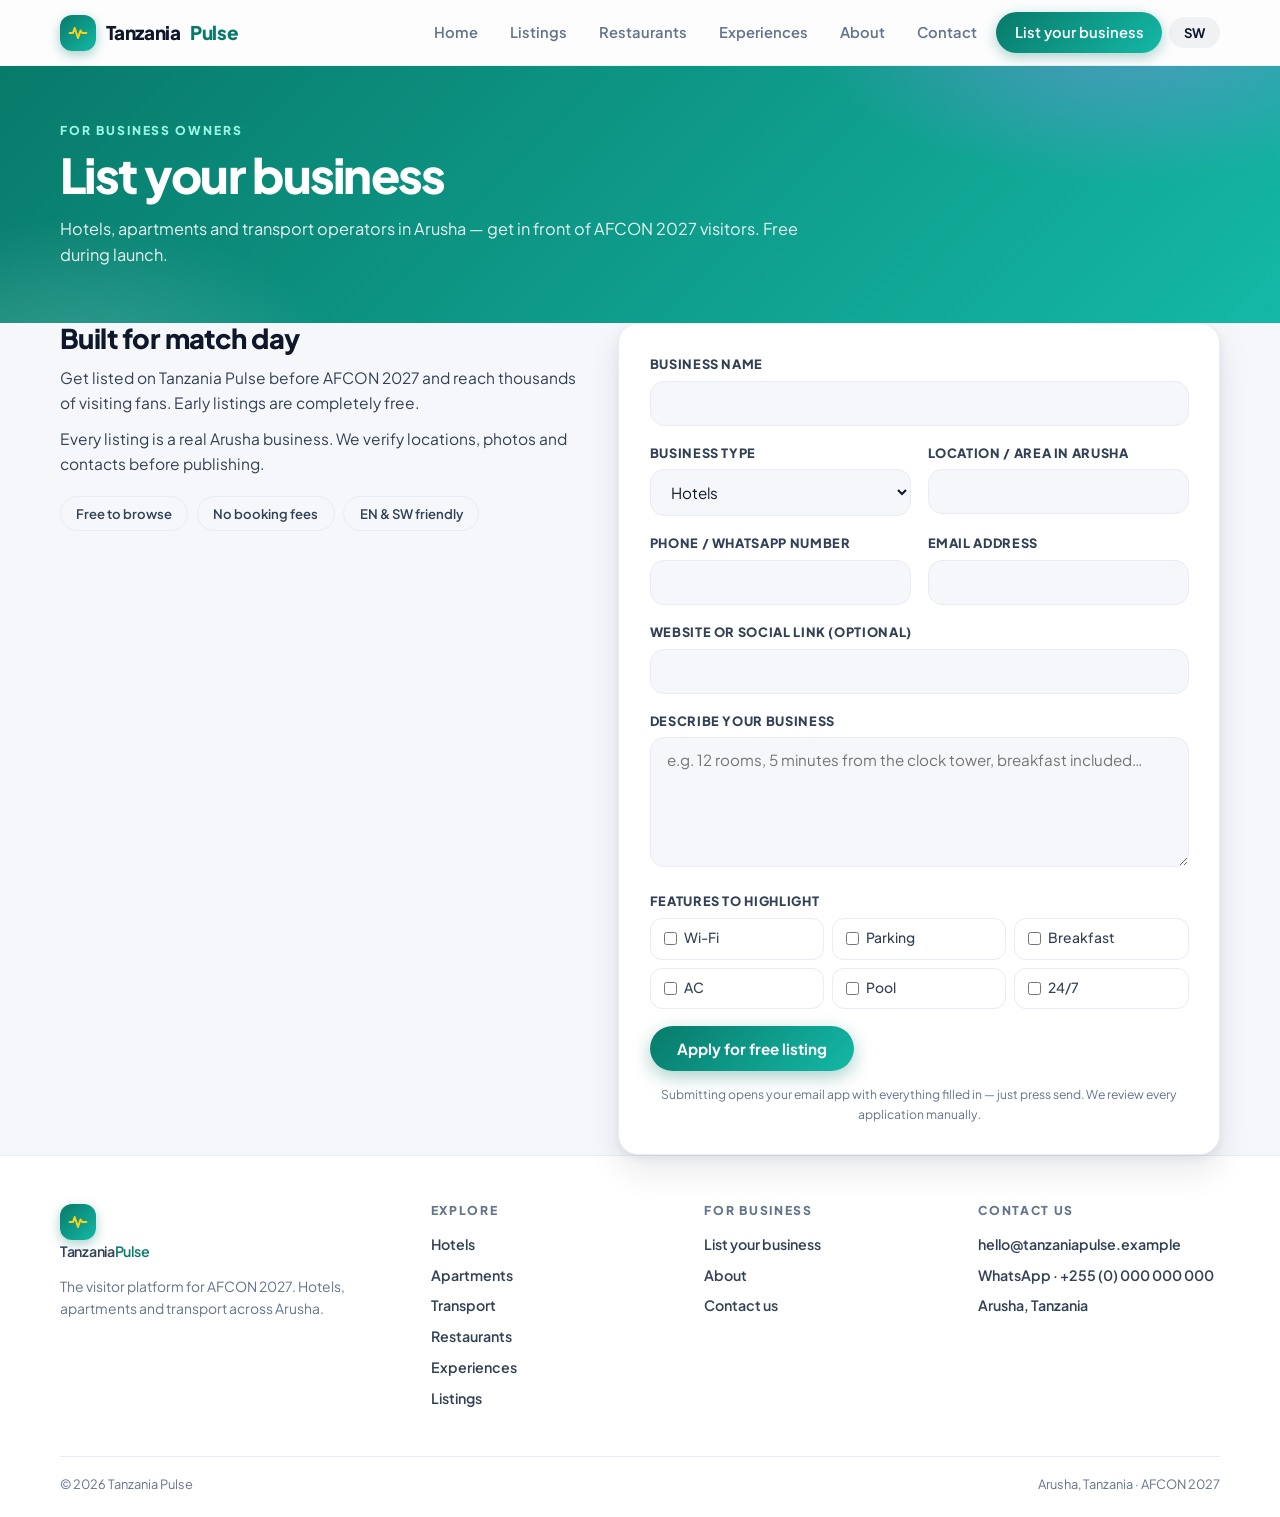
<file: submit.html>
<!DOCTYPE html>
<html lang="en">
<head>
  <meta charset="UTF-8" />
  <meta name="viewport" content="width=device-width, initial-scale=1.0" />
  <title>List Your Business — Tanzania Pulse</title>
  <meta name="description" content="Get your Arusha hotel, apartment or transport business listed on Tanzania Pulse — free during launch, in front of AFCON 2027 visitors." />
  <link rel="preconnect" href="https://fonts.googleapis.com" />
  <link rel="preconnect" href="https://fonts.gstatic.com" crossorigin />
  <link href="https://fonts.googleapis.com/css2?family=Plus+Jakarta+Sans:wght@400;500;600;700;800&display=swap" rel="stylesheet" />
  <link rel="stylesheet" href="css/styles.css" />
</head>
<body>
  <header class="site-header">
    <div class="container header-inner">
      <a href="index.html" class="logo">
        <span class="logo-mark">
          <svg viewBox="0 0 24 24" aria-hidden="true"><path d="M2 12h4l2-6 4 12 3-9 2 3h5" fill="none" stroke="#FCD116" stroke-width="2.4" stroke-linecap="round" stroke-linejoin="round"/></svg>
        </span>
        Tanzania<span class="accent">Pulse</span>
      </a>
      <button class="nav-toggle" id="navToggle" aria-label="Menu" aria-expanded="false"><span></span><span></span><span></span></button>
      <nav class="main-nav" id="mainNav">
        <a href="index.html" data-i18n="nav_home">Home</a>
        <a href="listings.html" data-i18n="nav_listings">Listings</a>
        <a href="eat.html" data-i18n="cat_restaurant">Restaurants</a>
        <a href="experiences.html" data-i18n="cat_experience">Experiences</a>
        <a href="about.html" data-i18n="nav_about">About</a>
        <a href="contact.html" data-i18n="nav_contact">Contact</a>
        <a href="submit.html" class="nav-cta active" data-i18n="nav_submit">List your business</a>
        <button class="lang-toggle" id="langToggle" type="button">SW</button>
      </nav>
    </div>
  </header>

  <main>
    <section class="page-hero">
      <div class="container">
        <span class="eyebrow" data-i18n="submit_eyebrow">For business owners</span>
        <h1 data-i18n="submit_title">List your business</h1>
        <p data-i18n="submit_lead">Hotels, apartments and transport operators in Arusha — get in front of AFCON 2027 visitors. Free during launch.</p>
      </div>
    </section>

    <section>
      <div class="container two-col">
        <div class="prose" style="margin-top:0">
          <h2 style="margin-top:0" data-i18n="why_title">Built for match day</h2>
          <p data-i18n="owner_desc">Get listed on Tanzania Pulse before AFCON 2027 and reach thousands of visiting fans. Early listings are completely free.</p>
          <p data-i18n="why_2_d">Every listing is a real Arusha business. We verify locations, photos and contacts before publishing.</p>
          <ul class="amenity-list" style="margin-top:1.2rem">
            <li data-i18n="stat_free">Free to browse</li>
            <li data-i18n="stat_fees">No booking fees</li>
            <li data-i18n="why_3_t">EN & SW friendly</li>
          </ul>
        </div>

        <form class="form-card" id="submitForm" novalidate>
          <div class="form-row">
            <label for="s_name" data-i18n="s_business">Business name</label>
            <input type="text" id="s_name" name="s_name" required />
          </div>
          <div class="form-grid">
            <div class="form-row">
              <label for="s_type" data-i18n="s_type">Business type</label>
              <select id="s_type" name="s_type">
                <option value="Hotel" data-i18n="cat_hotel">Hotels</option>
                <option value="Apartment" data-i18n="cat_apartment">Apartments</option>
                <option value="Transport" data-i18n="cat_transport">Transport</option>
              </select>
            </div>
            <div class="form-row">
              <label for="s_location" data-i18n="s_location">Location / area in Arusha</label>
              <input type="text" id="s_location" name="s_location" />
            </div>
          </div>
          <div class="form-grid">
            <div class="form-row">
              <label for="s_phone" data-i18n="s_phone">Phone / WhatsApp number</label>
              <input type="tel" id="s_phone" name="s_phone" required />
            </div>
            <div class="form-row">
              <label for="s_email" data-i18n="s_email">Email address</label>
              <input type="email" id="s_email" name="s_email" />
            </div>
          </div>
          <div class="form-row">
            <label for="s_website" data-i18n="s_website">Website or social link (optional)</label>
            <input type="text" id="s_website" name="s_website" />
          </div>
          <div class="form-row">
            <label for="s_desc" data-i18n="s_desc">Describe your business</label>
            <textarea id="s_desc" name="s_desc" data-i18n-placeholder="s_desc_ph" placeholder="e.g. 12 rooms, 5 minutes from the clock tower, breakfast included…" required></textarea>
          </div>
          <div class="form-row">
            <label data-i18n="s_features">Features to highlight</label>
            <div class="check-grid">
              <label><input type="checkbox" name="s_features" value="Wi-Fi" /> Wi-Fi</label>
              <label><input type="checkbox" name="s_features" value="Parking" /> Parking</label>
              <label><input type="checkbox" name="s_features" value="Breakfast" /> Breakfast</label>
              <label><input type="checkbox" name="s_features" value="Air conditioning" /> AC</label>
              <label><input type="checkbox" name="s_features" value="Pool" /> Pool</label>
              <label><input type="checkbox" name="s_features" value="24/7 service" /> 24/7</label>
            </div>
          </div>
          <button class="btn btn-green" type="submit" data-i18n="s_submit">Apply for free listing</button>
          <div class="form-msg" id="submitMsg" role="status"></div>
          <p class="book-note" data-i18n="s_note">Submitting opens your email app with everything filled in — just press send.</p>
        </form>
      </div>
    </section>
  </main>

  <footer class="site-footer">
    <div class="container">
      <div class="footer-grid">
        <div>
          <a href="index.html" class="logo">
            <span class="logo-mark">
              <svg viewBox="0 0 24 24" aria-hidden="true"><path d="M2 12h4l2-6 4 12 3-9 2 3h5" fill="none" stroke="#FCD116" stroke-width="2.4" stroke-linecap="round" stroke-linejoin="round"/></svg>
            </span>
            Tanzania<span class="accent">Pulse</span>
          </a>
          <p data-i18n="footer_tag">The visitor platform for AFCON 2027. Hotels, apartments and transport across Arusha.</p>
        </div>
        <div>
          <h4 data-i18n="footer_explore">Explore</h4>
          <a href="hotels.html" data-i18n="cat_hotel">Hotels</a>
          <a href="apartments.html" data-i18n="cat_apartment">Apartments</a>
          <a href="transport.html" data-i18n="cat_transport">Transport</a>
          <a href="eat.html" data-i18n="cat_restaurant">Restaurants</a>
          <a href="experiences.html" data-i18n="cat_experience">Experiences</a>
          <a href="listings.html" data-i18n="nav_listings">Listings</a>
        </div>
        <div>
          <h4 data-i18n="footer_business">For business</h4>
          <a href="submit.html" data-i18n="nav_submit">List your business</a>
          <a href="about.html" data-i18n="nav_about">About</a>
          <a href="contact.html" data-i18n="footer_contact">Contact us</a>
        </div>
        <div>
          <h4 data-i18n="footer_contact">Contact us</h4>
          <a href="mailto:hello@tanzaniapulse.example">hello@tanzaniapulse.example</a>
          <a href="contact.html">WhatsApp · +255 (0) 000 000 000</a>
          <a href="contact.html">Arusha, Tanzania</a>
        </div>
      </div>
      <div class="footer-bottom">
        <span>© 2026 Tanzania Pulse</span>
        <span>Arusha, Tanzania · AFCON 2027</span>
      </div>
    </div>
  </footer>

  <script src="js/listings.js"></script>
  <script src="js/i18n.js"></script>
  <script src="js/main.js"></script>
  <script src="js/forms.js"></script>
</body>
</html>
</file>
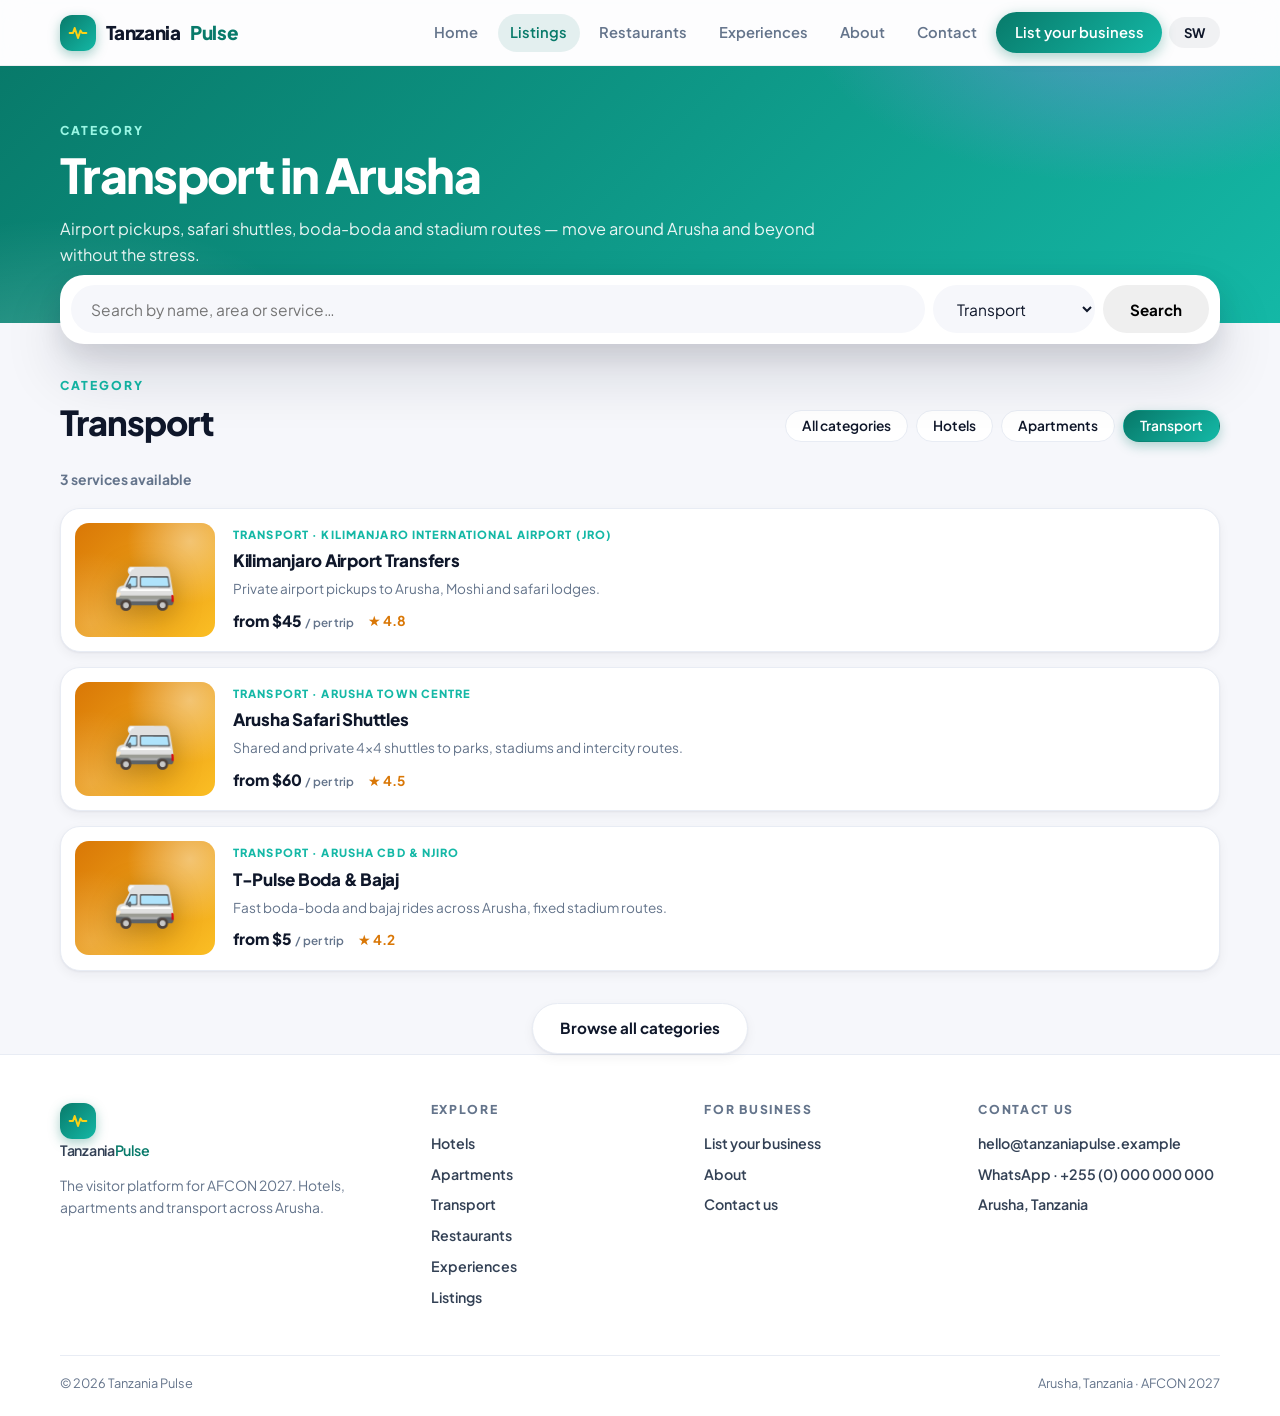
<file: transport.html>
<!DOCTYPE html>
<html lang="en">
<head>
  <meta charset="UTF-8" />
  <meta name="viewport" content="width=device-width, initial-scale=1.0" />
  <title>Transport in Arusha — Tanzania Pulse</title>
  <meta name="description" content="Airport transfers, safari shuttles, boda-boda and stadium transport in Arusha for AFCON 2027 visitors." />
  <link rel="preconnect" href="https://fonts.googleapis.com" />
  <link rel="preconnect" href="https://fonts.gstatic.com" crossorigin />
  <link href="https://fonts.googleapis.com/css2?family=Plus+Jakarta+Sans:wght@400;500;600;700;800&display=swap" rel="stylesheet" />
  <link rel="stylesheet" href="css/styles.css" />
</head>
<body data-cat="transport">
  <header class="site-header">
    <div class="container header-inner">
      <a href="index.html" class="logo">
        <span class="logo-mark">
          <svg viewBox="0 0 24 24" aria-hidden="true"><path d="M2 12h4l2-6 4 12 3-9 2 3h5" fill="none" stroke="#FCD116" stroke-width="2.4" stroke-linecap="round" stroke-linejoin="round"/></svg>
        </span>
        Tanzania<span class="accent">Pulse</span>
      </a>
      <button class="nav-toggle" id="navToggle" aria-label="Menu" aria-expanded="false"><span></span><span></span><span></span></button>
      <nav class="main-nav" id="mainNav">
        <a href="index.html" data-i18n="nav_home">Home</a>
        <a href="listings.html" class="active" data-i18n="nav_listings">Listings</a>
        <a href="eat.html" data-i18n="cat_restaurant">Restaurants</a>
        <a href="experiences.html" data-i18n="cat_experience">Experiences</a>
        <a href="about.html" data-i18n="nav_about">About</a>
        <a href="contact.html" data-i18n="nav_contact">Contact</a>
        <a href="submit.html" class="nav-cta" data-i18n="nav_submit">List your business</a>
        <button class="lang-toggle" id="langToggle" type="button">SW</button>
      </nav>
    </div>
  </header>

  <main>
    <section class="page-hero green">
      <div class="container">
        <span class="eyebrow" data-i18n="catp_eyebrow">Category</span>
        <h1 data-i18n="catp_transport_title">Transport in Arusha</h1>
        <p data-i18n="catp_transport_desc">Airport pickups, safari shuttles, boda-boda and stadium routes — move around Arusha and beyond without the stress.</p>
      </div>
    </section>

    <div class="container search-wrap">
      <form class="search-bar" id="searchForm">
        <input type="text" id="searchInput" data-i18n-placeholder="search_ph" placeholder="Search by name, area or service…" autocomplete="off" />
        <select id="searchCat" aria-label="Category">
          <option value="all" data-i18n="cat_all">All categories</option>
          <option value="hotel" data-i18n="cat_hotel">Hotels</option>
          <option value="apartment" data-i18n="cat_apartment">Apartments</option>
          <option value="transport" data-i18n="cat_transport">Transport</option>
          <option value="restaurant" data-i18n="cat_restaurant">Restaurants</option>
          <option value="experience" data-i18n="cat_experience">Experiences</option>
        </select>
        <button class="btn btn-yellow" type="submit" data-i18n="search_btn">Search</button>
      </form>
    </div>

    <section id="listings" style="padding-top:2rem">
      <div class="container">
        <div class="section-head">
          <div>
            <span class="eyebrow" data-i18n="catp_eyebrow">Category</span>
            <h2 data-i18n="cat_transport">Transport</h2>
          </div>
          <div class="filter-chips" id="filterChips">
            <button class="chip" data-cat="all" data-i18n="cat_all">All categories</button>
            <button class="chip" data-cat="hotel" data-i18n="cat_hotel">Hotels</button>
            <button class="chip" data-cat="apartment" data-i18n="cat_apartment">Apartments</button>
            <button class="chip active" data-cat="transport" data-i18n="cat_transport">Transport</button>
          </div>
        </div>
        <div class="result-count" id="resultCount"></div>
        <div class="listings-grid" id="listingsGrid"></div>
        <div style="margin-top:2rem;text-align:center">
          <a class="btn btn-outline" href="listings.html" data-i18n="catp_viewall">Browse all categories</a>
        </div>
      </div>
    </section>
  </main>

  <footer class="site-footer">
    <div class="container">
      <div class="footer-grid">
        <div>
          <a href="index.html" class="logo">
            <span class="logo-mark">
              <svg viewBox="0 0 24 24" aria-hidden="true"><path d="M2 12h4l2-6 4 12 3-9 2 3h5" fill="none" stroke="#FCD116" stroke-width="2.4" stroke-linecap="round" stroke-linejoin="round"/></svg>
            </span>
            Tanzania<span class="accent">Pulse</span>
          </a>
          <p data-i18n="footer_tag">The visitor platform for AFCON 2027. Hotels, apartments and transport across Arusha.</p>
        </div>
        <div>
          <h4 data-i18n="footer_explore">Explore</h4>
          <a href="hotels.html" data-i18n="cat_hotel">Hotels</a>
          <a href="apartments.html" data-i18n="cat_apartment">Apartments</a>
          <a href="transport.html" data-i18n="cat_transport">Transport</a>
          <a href="eat.html" data-i18n="cat_restaurant">Restaurants</a>
          <a href="experiences.html" data-i18n="cat_experience">Experiences</a>
          <a href="listings.html" data-i18n="nav_listings">Listings</a>
        </div>
        <div>
          <h4 data-i18n="footer_business">For business</h4>
          <a href="submit.html" data-i18n="nav_submit">List your business</a>
          <a href="about.html" data-i18n="nav_about">About</a>
          <a href="contact.html" data-i18n="footer_contact">Contact us</a>
        </div>
        <div>
          <h4 data-i18n="footer_contact">Contact us</h4>
          <a href="mailto:hello@tanzaniapulse.example">hello@tanzaniapulse.example</a>
          <a href="contact.html">WhatsApp · +255 (0) 000 000 000</a>
          <a href="contact.html">Arusha, Tanzania</a>
        </div>
      </div>
      <div class="footer-bottom">
        <span>© 2026 Tanzania Pulse</span>
        <span>Arusha, Tanzania · AFCON 2027</span>
      </div>
    </div>
  </footer>

  <script src="js/listings.js"></script>
  <script src="js/i18n.js"></script>
  <script src="js/main.js"></script>
  <script src="js/listings-page.js"></script>
</body>
</html>
</file>
<file: css/styles.css>
/* ============================================================
   TANZANIA PULSE — modern SaaS design system
   Soft slate canvas · gradient accents · glass header ·
   rounded cards · one typeface (Plus Jakarta Sans)
   ============================================================ */

:root {
  --bg: #f6f7fb;
  --surface: #ffffff;
  --ink: #0f172a;
  --muted: #64748b;
  --line: #e8ecf4;
  --green: #087a6a;
  --teal: #14b8a6;
  --gold: #d9a441;
  --violet: #8b5cf6;
  --red: #e11d48;
  --blue: #2563eb;
  --amber: #d97706;
  --grad: linear-gradient(135deg, #087a6a, #14b8a6);
  --grad-gold: linear-gradient(135deg, #d9a441, #f0c14b);
  --grad-dark: linear-gradient(135deg, #0f172a, #334155);
  --shadow-sm: 0 1px 2px rgba(15, 23, 42, 0.05), 0 4px 12px rgba(15, 23, 42, 0.05);
  --shadow-md: 0 4px 10px rgba(15, 23, 42, 0.06), 0 16px 34px rgba(15, 23, 42, 0.09);
  --shadow-lg: 0 10px 24px rgba(15, 23, 42, 0.1), 0 30px 60px rgba(15, 23, 42, 0.14);
  --radius: 20px;
  --font: "Plus Jakarta Sans", "Segoe UI", system-ui, sans-serif;
}

* { margin: 0; padding: 0; box-sizing: border-box; }

html { scroll-behavior: smooth; }

body {
  font-family: var(--font);
  background: var(--bg);
  color: var(--ink);
  line-height: 1.6;
  font-size: 16px;
  -webkit-font-smoothing: antialiased;
}

img { max-width: 100%; display: block; }
a { color: inherit; text-decoration: none; }
button, input, select, textarea { font-family: inherit; }

::selection { background: rgba(20, 184, 166, 0.3); }

h1, h2, h3, h4 { font-weight: 800; line-height: 1.15; letter-spacing: -0.02em; }

.container, .wrap { width: min(1160px, 92%); margin: 0 auto; }

.grad-text, .pop {
  background: linear-gradient(100deg, #14b8a6, #2dd4bf 45%, #a78bfa);
  -webkit-background-clip: text;
  background-clip: text;
  -webkit-text-fill-color: transparent;
  color: transparent;
}

/* ---------- Category gradients (covers + icon tiles) ---------- */
.cover--hotel { --g1: #087a6a; --g2: #14b8a6; }
.cover--apartment { --g1: #2563eb; --g2: #38bdf8; }
.cover--transport { --g1: #d97706; --g2: #fbbf24; }
.cover--restaurant { --g1: #e11d48; --g2: #fb7185; }
.cover--experience { --g1: #7c3aed; --g2: #a78bfa; }

/* ---------- Cover art (gradient + glyph) ---------- */
.cover-art {
  position: relative;
  display: grid;
  place-items: center;
  overflow: hidden;
  background: linear-gradient(135deg, var(--g1, var(--green)), var(--g2, var(--teal)));
}

.cover-art::before {
  content: "";
  position: absolute;
  inset: 0;
  background:
    radial-gradient(circle at 82% 16%, rgba(255, 255, 255, 0.4), transparent 42%),
    radial-gradient(circle at 12% 88%, rgba(255, 255, 255, 0.18), transparent 45%);
}

.cover-art::after {
  content: attr(data-mark);
  position: relative;
  font-size: clamp(2rem, 6vw, 3.2rem);
  filter: drop-shadow(0 6px 14px rgba(0, 0, 0, 0.25));
}

/* ---------- Header (glass) ---------- */
.site-header {
  position: sticky;
  top: 0;
  z-index: 60;
  background: rgba(255, 255, 255, 0.72);
  backdrop-filter: blur(14px);
  -webkit-backdrop-filter: blur(14px);
  border-bottom: 1px solid rgba(15, 23, 42, 0.06);
}

.header-inner {
  display: flex;
  align-items: center;
  justify-content: space-between;
  gap: 1.2rem;
  padding: 0.75rem 0;
}

.logo {
  display: flex;
  align-items: center;
  gap: 0.6rem;
  font-weight: 800;
  font-size: 1.18rem;
  letter-spacing: -0.02em;
  color: var(--ink);
  white-space: nowrap;
}

.logo-mark {
  width: 36px;
  height: 36px;
  border-radius: 12px;
  background: var(--grad);
  display: grid;
  place-items: center;
  flex-shrink: 0;
  box-shadow: 0 4px 12px rgba(8, 122, 106, 0.35);
}

.logo-mark svg { width: 20px; height: 20px; }
.logo .accent { color: var(--green); }

.main-nav { display: flex; align-items: center; gap: 0.4rem; }

.main-nav a {
  font-size: 0.92rem;
  font-weight: 600;
  color: var(--muted);
  padding: 0.45rem 0.8rem;
  border-radius: 999px;
  transition: all 0.15s;
}

.main-nav a:hover { color: var(--ink); background: rgba(15, 23, 42, 0.05); }
.main-nav a.active { color: var(--green); background: rgba(8, 122, 106, 0.1); }

.main-nav a.nav-cta {
  background: var(--grad);
  color: var(--white, #fff);
  padding: 0.55rem 1.15rem;
  box-shadow: 0 4px 14px rgba(8, 122, 106, 0.35);
}

.main-nav a.nav-cta:hover { filter: brightness(1.07); color: #fff; background: var(--grad); }
.main-nav a.nav-cta.active { color: #fff; background: var(--grad); }

.lang-toggle {
  background: rgba(15, 23, 42, 0.05);
  border: none;
  color: var(--ink);
  border-radius: 999px;
  padding: 0.45rem 0.95rem;
  font-weight: 700;
  font-size: 0.82rem;
  cursor: pointer;
  transition: all 0.15s;
}

.lang-toggle:hover { background: rgba(8, 122, 106, 0.12); color: var(--green); }

.nav-toggle {
  display: none;
  flex-direction: column;
  gap: 5px;
  background: none;
  border: none;
  cursor: pointer;
  padding: 0.4rem;
}

.nav-toggle span { width: 24px; height: 2.5px; background: var(--ink); border-radius: 2px; }

/* ---------- Buttons ---------- */
.btn {
  display: inline-flex;
  align-items: center;
  justify-content: center;
  gap: 0.5rem;
  border: none;
  cursor: pointer;
  font-weight: 700;
  font-size: 0.95rem;
  border-radius: 999px;
  padding: 0.8rem 1.7rem;
  transition: all 0.18s;
  text-align: center;
}

.btn:active { transform: scale(0.98); }
.btn-green { background: var(--grad); color: #fff; box-shadow: 0 6px 18px rgba(8, 122, 106, 0.35); }
.btn-green:hover { filter: brightness(1.07); box-shadow: 0 10px 24px rgba(8, 122, 106, 0.42); transform: translateY(-1px); }
.btn-gold { background: var(--grad-gold); color: #1c1408; box-shadow: 0 6px 18px rgba(217, 164, 65, 0.35); }
.btn-gold:hover { filter: brightness(1.05); transform: translateY(-1px); }
.btn-dark { background: var(--grad-dark); color: #fff; box-shadow: 0 6px 18px rgba(15, 23, 42, 0.3); }
.btn-dark:hover { filter: brightness(1.15); transform: translateY(-1px); }
.btn-outline { background: var(--surface); color: var(--ink); border: 1.5px solid var(--line); box-shadow: var(--shadow-sm); }
.btn-outline:hover { border-color: var(--green); color: var(--green); }
.btn-ghost { background: rgba(15, 23, 42, 0.05); color: var(--ink); }
.btn-ghost:hover { background: rgba(15, 23, 42, 0.1); }
.btn-sm { padding: 0.55rem 1.2rem; font-size: 0.87rem; }

/* ---------- Hero ---------- */
.hero {
  position: relative;
  overflow: hidden;
  background:
    radial-gradient(640px 320px at 12% -10%, rgba(20, 184, 166, 0.22), transparent 65%),
    radial-gradient(560px 300px at 88% 0%, rgba(139, 92, 246, 0.2), transparent 65%),
    radial-gradient(420px 260px at 55% 110%, rgba(217, 164, 65, 0.14), transparent 70%),
    #fbfcfe;
  border-bottom: 1px solid var(--line);
  padding: 4.6rem 0 5.4rem;
  text-align: center;
}

.hero__inner { max-width: 780px; }

.hero-pill {
  display: inline-block;
  background: rgba(255, 255, 255, 0.8);
  border: 1px solid rgba(8, 122, 106, 0.25);
  color: var(--green);
  font-weight: 700;
  font-size: 0.78rem;
  letter-spacing: 0.1em;
  text-transform: uppercase;
  border-radius: 999px;
  padding: 0.4rem 1rem;
  margin-bottom: 1.3rem;
  box-shadow: var(--shadow-sm);
}

.hero h1 {
  font-size: clamp(2.2rem, 6vw, 3.7rem);
  letter-spacing: -0.035em;
}

.hero__sub {
  margin-top: 1.1rem;
  font-size: clamp(1rem, 2vw, 1.13rem);
  color: var(--muted);
  max-width: 62ch;
  margin-left: auto;
  margin-right: auto;
}

.hero__ctas { display: flex; gap: 0.8rem; justify-content: center; flex-wrap: wrap; margin-top: 1.8rem; }

/* ---------- Floating search card ---------- */
.search-wrap { margin-top: -3rem; position: relative; z-index: 20; }

.search-card, .search-bar {
  background: var(--surface);
  border-radius: 24px;
  box-shadow: var(--shadow-lg);
  padding: 0.6rem;
  display: grid;
  grid-template-columns: 1fr auto auto;
  gap: 0.5rem;
  border: 1px solid rgba(255, 255, 255, 0.9);
}

.search-card input, .search-bar input,
.search-card select, .search-bar select {
  border: none;
  border-radius: 999px;
  padding: 0.85rem 1.25rem;
  font-size: 0.97rem;
  outline: none;
  background: var(--bg);
  min-width: 0;
  color: var(--ink);
}

.search-card input:focus, .search-bar input:focus,
.search-card select:focus, .search-bar select:focus {
  background: #eefbf8;
  box-shadow: inset 0 0 0 2px rgba(20, 184, 166, 0.5);
}

/* ---------- Sections ---------- */
.section { padding: 3.4rem 0; }
.section--white { background: var(--surface); }
.section--tight { padding-top: 2.4rem; }

.section__head, .section-head {
  display: flex;
  align-items: flex-end;
  justify-content: space-between;
  gap: 1rem;
  flex-wrap: wrap;
  margin-bottom: 1.7rem;
}

.eyebrow {
  display: block;
  font-size: 0.76rem;
  font-weight: 800;
  letter-spacing: 0.16em;
  text-transform: uppercase;
  color: var(--teal);
  margin-bottom: 0.45rem;
}

.section__title, .section-head > div h2 {
  font-size: clamp(1.5rem, 3.4vw, 2.15rem);
  letter-spacing: -0.03em;
}

.more {
  font-weight: 700;
  font-size: 0.9rem;
  color: var(--green);
  white-space: nowrap;
  padding: 0.5rem 0.9rem;
  border-radius: 999px;
  transition: background 0.15s;
}

.more:hover { background: rgba(8, 122, 106, 0.1); }

/* ---------- Category tiles ---------- */
.categories {
  display: grid;
  grid-template-columns: repeat(auto-fit, minmax(200px, 1fr));
  gap: 1rem;
}

.cat-card, .cat-tile {
  display: flex;
  align-items: center;
  gap: 0.9rem;
  background: var(--surface);
  border: 1px solid var(--line);
  border-radius: var(--radius);
  padding: 1.05rem 1.15rem;
  cursor: pointer;
  transition: all 0.18s;
  box-shadow: var(--shadow-sm);
}

.cat-card:hover, .cat-tile:hover {
  transform: translateY(-4px);
  box-shadow: var(--shadow-md);
  border-color: transparent;
}

.cat-tile__icon, .cat-card .icon {
  width: 48px;
  height: 48px;
  border-radius: 14px;
  display: grid;
  place-items: center;
  font-size: 1.45rem;
  flex-shrink: 0;
  background: linear-gradient(135deg, var(--g1, var(--green)), var(--g2, var(--teal)));
  box-shadow: 0 6px 14px color-mix(in srgb, var(--g1, var(--green)) 35%, transparent);
}

.cat-tile__body, .cat-card .cat-body { flex: 1; min-width: 0; }

.cat-tile__name, .cat-card h3 { display: block; font-weight: 800; font-size: 1rem; letter-spacing: -0.01em; }

.cat-tile__count, .cat-card p {
  display: block;
  font-size: 0.8rem;
  color: var(--muted);
  font-weight: 500;
}

.cat-tile__arrow { color: var(--muted); font-weight: 700; transition: all 0.15s; }
.cat-tile:hover .cat-tile__arrow { color: var(--green); transform: translateX(3px); }

/* ---------- Chips ---------- */
.topics { padding: 1rem 0; }

.topics__inner { display: flex; align-items: center; gap: 0.9rem; flex-wrap: wrap; }

.topics__label {
  font-size: 0.75rem;
  font-weight: 800;
  letter-spacing: 0.14em;
  text-transform: uppercase;
  color: var(--muted);
}

.topics__chips, .filter-chips, .quick-chips { display: flex; gap: 0.5rem; flex-wrap: wrap; }

.chip {
  display: inline-flex;
  align-items: center;
  gap: 0.4rem;
  background: var(--surface);
  border: 1.5px solid var(--line);
  color: var(--ink);
  border-radius: 999px;
  padding: 0.42rem 1rem;
  font-weight: 600;
  font-size: 0.86rem;
  cursor: pointer;
  transition: all 0.15s;
}

.chip:hover { border-color: var(--teal); color: var(--green); }
.chip em { font-style: normal; }
.chip span { color: var(--muted); font-size: 0.78rem; font-weight: 600; }
.chip.active { background: var(--grad); border-color: transparent; color: #fff; box-shadow: 0 4px 12px rgba(8, 122, 106, 0.3); }
.chip.active span { color: rgba(255, 255, 255, 0.75); }
.chip--alt { background: var(--grad); border-color: transparent; color: #fff; }
.chip--alt span { color: rgba(255, 255, 255, 0.75); }

.result-count {
  font-size: 0.87rem;
  font-weight: 700;
  color: var(--muted);
  margin-bottom: 1rem;
}

/* ---------- Cards: rows + tiles ---------- */
.listings-grid, .stream, .listings-grid.grid-tiles {
  display: grid;
  grid-template-columns: repeat(auto-fill, minmax(300px, 1fr));
  gap: 1.2rem;
}

.listings-grid:not(.grid-tiles) { grid-template-columns: 1fr; gap: 0.9rem; }

.lrow {
  display: grid;
  grid-template-columns: 140px minmax(0, 1fr);
  gap: 1.1rem;
  background: var(--surface);
  border: 1px solid var(--line);
  border-radius: var(--radius);
  padding: 0.9rem;
  transition: all 0.18s;
  box-shadow: var(--shadow-sm);
}

.lrow:hover { transform: translateY(-3px); box-shadow: var(--shadow-md); border-color: transparent; }

.lrow__media { min-height: 104px; border-radius: 14px; }
.lrow__body { min-width: 0; padding: 0.2rem 0.3rem 0.2rem 0; align-self: center; }

.kicker {
  display: block;
  font-size: 0.7rem;
  font-weight: 800;
  letter-spacing: 0.1em;
  text-transform: uppercase;
  color: var(--teal);
  margin-bottom: 0.2rem;
}

.lrow__title { display: block; font-size: 1.06rem; font-weight: 800; letter-spacing: -0.015em; }
.lrow:hover .lrow__title { color: var(--green); }

.lrow__text {
  display: -webkit-box;
  -webkit-line-clamp: 2;
  -webkit-box-orient: vertical;
  overflow: hidden;
  font-size: 0.85rem;
  color: var(--muted);
  margin-top: 0.25rem;
}

.lrow__meta { display: flex; gap: 0.9rem; flex-wrap: wrap; align-items: center; margin-top: 0.55rem; }

.price { font-weight: 800; font-size: 0.97rem; color: var(--ink); }
.price small { font-weight: 600; font-size: 0.73rem; color: var(--muted); }
.rating { font-weight: 700; font-size: 0.85rem; color: var(--amber); }

.badge {
  display: inline-block;
  background: rgba(20, 184, 166, 0.14);
  color: var(--green);
  font-weight: 800;
  font-size: 0.68rem;
  letter-spacing: 0.1em;
  text-transform: uppercase;
  padding: 0.28rem 0.7rem;
  border-radius: 999px;
  margin-bottom: 0.55rem;
}

.tile {
  background: var(--surface);
  border: 1px solid var(--line);
  border-radius: var(--radius);
  overflow: hidden;
  display: flex;
  flex-direction: column;
  transition: all 0.18s;
  box-shadow: var(--shadow-sm);
}

.tile:hover { transform: translateY(-5px); box-shadow: var(--shadow-md); border-color: transparent; }

.tile__media { min-height: 150px; }
.tile__body { padding: 1.1rem 1.2rem 1.25rem; display: flex; flex-direction: column; flex: 1; }
.tile__title { font-size: 1.08rem; font-weight: 800; letter-spacing: -0.015em; }
.tile:hover .tile__title { color: var(--green); }
.tile__text { font-size: 0.85rem; color: var(--muted); margin-top: 0.35rem; flex: 1; }
.tile__foot { display: flex; align-items: center; justify-content: space-between; gap: 0.6rem; margin-top: 0.9rem; }
.tile .badge { align-self: flex-start; }

/* ---------- Layout (main + side) ---------- */
.layout { display: grid; grid-template-columns: minmax(0, 1fr) 320px; gap: 1.6rem; align-items: start; }
.layout__side { display: grid; gap: 1.1rem; }

/* ---------- Widgets ---------- */
.widget {
  background: var(--surface);
  border: 1px solid var(--line);
  border-radius: var(--radius);
  padding: 1.25rem;
  box-shadow: var(--shadow-sm);
}

.widget__title {
  font-size: 0.95rem;
  font-weight: 800;
  margin-bottom: 0.9rem;
  padding-bottom: 0.7rem;
  border-bottom: 1px solid var(--line);
}

.ranked { list-style: none; counter-reset: pick; display: grid; gap: 0.8rem; }
.ranked li { counter-increment: pick; display: grid; grid-template-columns: 26px 1fr; gap: 0.6rem; }
.ranked li::before {
  content: counter(pick);
  font-weight: 800;
  font-size: 1rem;
  color: var(--teal);
}
.ranked .kicker { margin-bottom: 0.05rem; }
.ranked strong { font-size: 0.88rem; font-weight: 700; line-height: 1.35; display: block; }
.ranked a:hover strong { color: var(--green); }

.widget--brand {
  background: var(--grad-dark);
  border: none;
  color: #fff;
  text-align: center;
  position: relative;
  overflow: hidden;
}

.widget--brand::before {
  content: "";
  position: absolute;
  top: -50px; right: -50px;
  width: 150px; height: 150px;
  border-radius: 50%;
  background: rgba(20, 184, 166, 0.35);
  filter: blur(10px);
}

.widget--brand .widget__title { color: #5eead4; border-bottom-color: rgba(255, 255, 255, 0.2); }
.widget--brand p { font-size: 0.88rem; color: rgba(255, 255, 255, 0.82); margin-bottom: 1rem; position: relative; }
.widget--brand h3 { font-size: 1.3rem; position: relative; margin-bottom: 0.3rem; }

/* ---------- Steps ---------- */
.steps { display: grid; grid-template-columns: repeat(auto-fit, minmax(240px, 1fr)); gap: 1.2rem; }

.step-card {
  background: var(--surface);
  border: 1px solid var(--line);
  border-radius: var(--radius);
  padding: 1.6rem 1.4rem;
  box-shadow: var(--shadow-sm);
  transition: all 0.18s;
}

.step-card:hover { transform: translateY(-4px); box-shadow: var(--shadow-md); }

.step-card .num {
  width: 46px;
  height: 46px;
  border-radius: 14px;
  background: var(--grad);
  color: #fff;
  display: grid;
  place-items: center;
  font-weight: 800;
  font-size: 1rem;
  margin-bottom: 0.9rem;
  box-shadow: 0 6px 14px rgba(8, 122, 106, 0.3);
}

.step-card h3 { font-size: 1.06rem; }
.step-card p { margin-top: 0.4rem; font-size: 0.87rem; color: var(--muted); font-weight: 500; }

/* ---------- Owner CTA (gradient card) ---------- */
.owner-band { padding: 1rem 0 3.4rem; }

.owner-cta {
  background:
    radial-gradient(420px 200px at 90% 10%, rgba(167, 139, 250, 0.5), transparent 60%),
    var(--grad);
  border-radius: 26px;
  padding: 2.6rem 2.8rem;
  display: flex;
  align-items: center;
  justify-content: space-between;
  gap: 1.5rem;
  flex-wrap: wrap;
  color: #fff;
  box-shadow: 0 18px 44px rgba(8, 122, 106, 0.35);
}

.owner-cta h2 { font-size: clamp(1.4rem, 3vw, 2rem); letter-spacing: -0.03em; }
.owner-cta p { color: rgba(255, 255, 255, 0.85); font-size: 0.93rem; margin-top: 0.4rem; max-width: 56ch; }

/* ---------- Page hero (inner pages) ---------- */
.page-hero {
  position: relative;
  overflow: hidden;
  background:
    radial-gradient(500px 260px at 88% -20%, rgba(167, 139, 250, 0.45), transparent 65%),
    radial-gradient(460px 260px at 5% 120%, rgba(255, 255, 255, 0.18), transparent 60%),
    var(--grad);
  color: #fff;
  padding: 3.4rem 0;
}

.page-hero .eyebrow { color: #99f6e4; }

.page-hero h1 {
  font-size: clamp(1.9rem, 5vw, 3rem);
  letter-spacing: -0.035em;
  margin-top: 0.35rem;
}

.page-hero p { margin-top: 0.85rem; max-width: 64ch; opacity: 0.9; font-size: 1.02rem; }

/* ---------- Detail page ---------- */
.detail-hero {
  background:
    radial-gradient(500px 260px at 88% -20%, rgba(167, 139, 250, 0.4), transparent 65%),
    var(--grad-dark);
  color: #fff;
  padding: 2.6rem 0;
}

.back-link {
  display: inline-flex;
  align-items: center;
  gap: 0.4rem;
  font-size: 0.85rem;
  font-weight: 700;
  color: #5eead4;
  margin-bottom: 1.1rem;
}

.back-link:hover { text-decoration: underline; }
.breadcrumb { font-size: 0.76rem; font-weight: 700; text-transform: uppercase; letter-spacing: 0.14em; color: rgba(255, 255, 255, 0.55); }
.detail-hero h1 { font-size: clamp(1.8rem, 5vw, 2.8rem); letter-spacing: -0.03em; margin-top: 0.5rem; }
.detail-meta { display: flex; gap: 1.2rem; flex-wrap: wrap; margin-top: 0.9rem; font-size: 0.89rem; color: rgba(255, 255, 255, 0.85); }

.detail-banner { min-height: 220px; border-radius: 24px; margin-top: -3rem; position: relative; z-index: 2; box-shadow: var(--shadow-lg); }

.detail-layout { display: grid; grid-template-columns: minmax(0, 1fr) 330px; gap: 1.6rem; margin-top: 1.8rem; align-items: start; }

.detail-main {
  background: var(--surface);
  border: 1px solid var(--line);
  border-radius: var(--radius);
  padding: 1.7rem 1.8rem;
  box-shadow: var(--shadow-sm);
}

.detail-main h2 { font-size: 1.15rem; margin-bottom: 0.6rem; }
.detail-main p { color: #334155; font-size: 0.97rem; }
.detail-main h2 + p + h2 { margin-top: 1.7rem; }

.amenity-list { display: flex; flex-wrap: wrap; gap: 0.55rem; list-style: none; }

.amenity-list li {
  background: var(--bg);
  border: 1px solid var(--line);
  border-radius: 999px;
  padding: 0.38rem 0.95rem;
  font-size: 0.82rem;
  font-weight: 600;
  color: #334155;
}

.book-box {
  background: var(--surface);
  border: 1px solid var(--line);
  border-radius: var(--radius);
  padding: 1.5rem;
  position: sticky;
  top: 92px;
  box-shadow: var(--shadow-md);
}

.book-box .price { font-size: 1.6rem; display: block; }
.book-box .btn { width: 100%; margin-top: 0.7rem; }
.book-note { font-size: 0.76rem; color: var(--muted); margin-top: 0.9rem; text-align: center; }
.owner-line { margin-top: 1.1rem; padding-top: 0.9rem; border-top: 1px solid var(--line); font-size: 0.8rem; color: var(--muted); }
.not-found { text-align: center; padding: 6rem 1rem; }

/* ---------- Prose / FAQ / forms / contact ---------- */
.prose { max-width: 75ch; }
.prose h2 { font-size: clamp(1.3rem, 3vw, 1.7rem); margin-top: 2.2rem; margin-bottom: 0.7rem; }
.prose p { margin-top: 0.75rem; color: #334155; font-size: 0.97rem; }

.faq { margin-top: 1.4rem; display: grid; gap: 0.75rem; max-width: 800px; }

.faq details {
  background: var(--surface);
  border: 1px solid var(--line);
  border-radius: 16px;
  padding: 1rem 1.25rem;
  transition: all 0.15s;
  box-shadow: var(--shadow-sm);
}

.faq details[open] { border-color: rgba(20, 184, 166, 0.5); }

.faq summary {
  font-weight: 700;
  cursor: pointer;
  list-style: none;
  display: flex;
  justify-content: space-between;
  gap: 1rem;
}

.faq summary::-webkit-details-marker { display: none; }
.faq summary::after { content: "+"; font-size: 1.4rem; color: var(--teal); font-weight: 800; line-height: 1; }
.faq details[open] summary::after { content: "–"; }
.faq p { margin-top: 0.65rem; font-size: 0.9rem; color: var(--muted); }

.form-card {
  background: var(--surface);
  border: 1px solid var(--line);
  border-radius: var(--radius);
  padding: 1.9rem;
  box-shadow: var(--shadow-md);
}

.form-row { margin-bottom: 1.05rem; }
.form-grid { display: grid; grid-template-columns: 1fr 1fr; gap: 1.05rem; }

.form-card label {
  display: block;
  font-size: 0.8rem;
  font-weight: 800;
  letter-spacing: 0.05em;
  text-transform: uppercase;
  color: #334155;
  margin-bottom: 0.4rem;
}

.form-card input,
.form-card select,
.form-card textarea {
  width: 100%;
  border: 1.5px solid var(--line);
  border-radius: 14px;
  padding: 0.75rem 1rem;
  font-size: 0.95rem;
  outline: none;
  background: var(--bg);
  transition: all 0.15s;
  color: var(--ink);
}

.form-card input:focus,
.form-card select:focus,
.form-card textarea:focus {
  background: var(--surface);
  border-color: var(--teal);
  box-shadow: 0 0 0 4px rgba(20, 184, 166, 0.15);
}

.form-card textarea { min-height: 130px; resize: vertical; }

.check-grid { display: grid; grid-template-columns: repeat(auto-fill, minmax(160px, 1fr)); gap: 0.5rem; }

.check-grid label {
  display: flex;
  align-items: center;
  gap: 0.45rem;
  text-transform: none;
  letter-spacing: 0;
  font-weight: 500;
  font-size: 0.87rem;
  margin: 0;
  border: 1.5px solid var(--line);
  border-radius: 12px;
  padding: 0.55rem 0.8rem;
  cursor: pointer;
  transition: all 0.15s;
  background: var(--surface);
}

.check-grid label:has(input:checked) { border-color: var(--teal); background: rgba(20, 184, 166, 0.08); }
.check-grid input { width: auto; accent-color: var(--green); }

.form-msg { margin-top: 1rem; font-size: 0.88rem; font-weight: 600; display: none; }
.form-msg.ok, .form-msg.err { display: block; }
.form-msg.ok { color: var(--green); background: rgba(8, 122, 106, 0.1); border: 1px solid rgba(8, 122, 106, 0.3); border-radius: 14px; padding: 0.85rem 1.1rem; }
.form-msg.err { color: var(--red); }

.contact-grid { display: grid; grid-template-columns: repeat(auto-fit, minmax(230px, 1fr)); gap: 1.1rem; margin-top: 1.6rem; }

.contact-card {
  background: var(--surface);
  border: 1px solid var(--line);
  border-radius: var(--radius);
  padding: 1.5rem;
  transition: all 0.18s;
  box-shadow: var(--shadow-sm);
}

.contact-card:hover { transform: translateY(-4px); box-shadow: var(--shadow-md); border-color: transparent; }
.contact-card .icon { font-size: 1.5rem; }
.contact-card h3 { margin-top: 0.6rem; font-size: 1.02rem; }
.contact-card p { font-size: 0.85rem; color: var(--muted); margin-top: 0.25rem; }
.contact-card a.value { display: inline-block; margin-top: 0.6rem; font-weight: 700; color: var(--green); font-size: 0.9rem; word-break: break-all; }
.contact-card a.value:hover { text-decoration: underline; }

.two-col { display: grid; grid-template-columns: 1fr 1.15fr; gap: 2.2rem; align-items: start; }

/* ---------- Empty / utility ---------- */
.empty-state {
  grid-column: 1 / -1;
  text-align: center;
  padding: 3rem 1rem;
  border: 2px dashed var(--line);
  border-radius: var(--radius);
  color: var(--muted);
  background: var(--surface);
  font-weight: 600;
}

.mt-block { margin-top: 2rem; }
.center { text-align: center; }
.visually-hidden { position: absolute; left: -9999px; }

/* ---------- Footer (light) ---------- */
.site-footer { background: var(--surface); border-top: 1px solid var(--line); padding: 3rem 0 1.4rem; }

.footer-grid { display: grid; grid-template-columns: 1.4fr 1fr 1fr 1fr; gap: 2rem; }
.footer-grid .logo { margin-bottom: 0.8rem; }
.footer-grid p { font-size: 0.87rem; color: var(--muted); max-width: 40ch; }

.footer-grid h4 {
  font-size: 0.76rem;
  text-transform: uppercase;
  letter-spacing: 0.14em;
  color: var(--muted);
  margin-bottom: 0.9rem;
}

.footer-grid a { display: block; font-size: 0.89rem; font-weight: 600; margin-bottom: 0.5rem; color: #334155; transition: all 0.15s; }
.footer-grid a:hover { color: var(--green); transform: translateX(3px); }

.footer-bottom {
  margin-top: 2.4rem;
  padding-top: 1.1rem;
  border-top: 1px solid var(--line);
  display: flex;
  justify-content: space-between;
  gap: 1rem;
  flex-wrap: wrap;
  font-size: 0.8rem;
  color: var(--muted);
}

/* ---------- Responsive ---------- */
@media (max-width: 980px) {
  .layout { grid-template-columns: 1fr; }
  .layout__side { grid-template-columns: repeat(auto-fit, minmax(250px, 1fr)); }
  .footer-grid { grid-template-columns: 1fr 1fr; }
}

@media (max-width: 860px) {
  .detail-layout, .two-col { grid-template-columns: 1fr; }
  .book-box { position: static; }
}

@media (max-width: 720px) {
  .nav-toggle { display: flex; }
  .main-nav {
    display: none;
    position: absolute;
    top: 100%;
    left: 0;
    right: 0;
    background: rgba(255, 255, 255, 0.97);
    backdrop-filter: blur(14px);
    border-bottom: 1px solid var(--line);
    flex-direction: column;
    align-items: stretch;
    padding: 1rem 4%;
    gap: 0.35rem;
    box-shadow: var(--shadow-md);
  }
  .main-nav.open { display: flex; }
  .main-nav a { padding: 0.7rem 0.9rem; }
  .search-card, .search-bar { grid-template-columns: 1fr; border-radius: 20px; }
  .search-card input, .search-bar input,
  .search-card select, .search-bar select { border-radius: 14px; }
  .form-grid { grid-template-columns: 1fr; }
  .lrow { grid-template-columns: 96px minmax(0, 1fr); gap: 0.85rem; }
  .lrow__media { min-height: 80px; }
  .lrow__text { display: none; }
  .listings-grid { grid-template-columns: 1fr; }
  .footer-grid { grid-template-columns: 1fr; gap: 1.4rem; }
  .owner-cta { padding: 2rem 1.5rem; }
}
</file>
